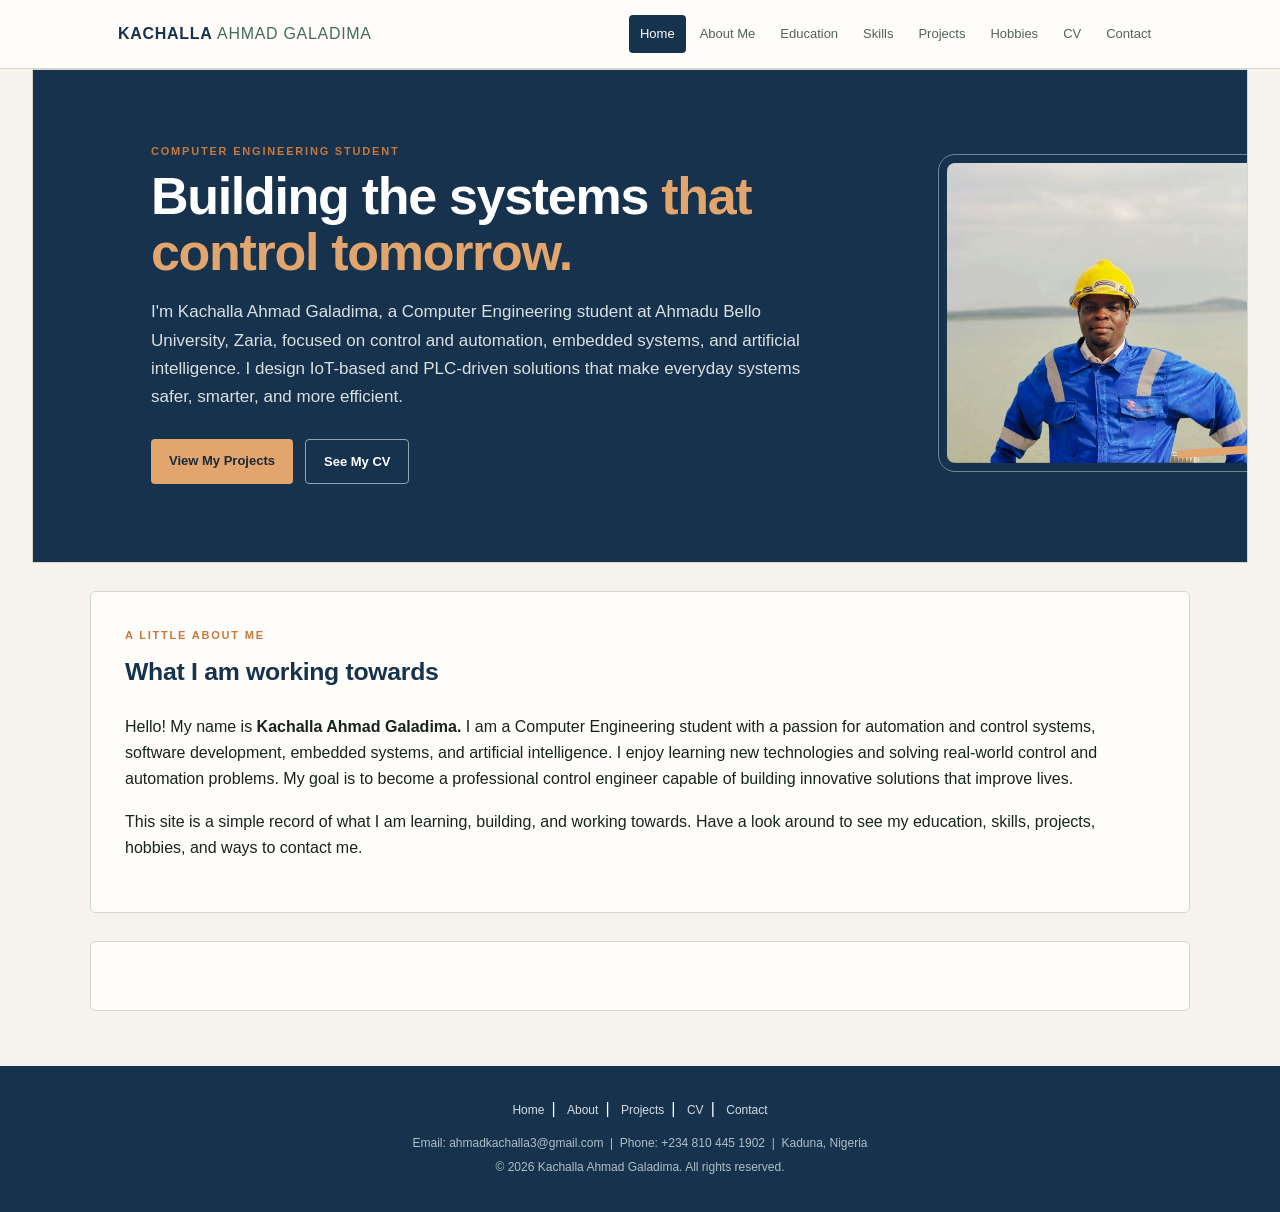
<file: index.html>
<!DOCTYPE html>
<html lang="en">
<head>
<meta charset="UTF-8">
<meta name="viewport" content="width=device-width, initial-scale=1.0">
<title>Kachalla Ahmad Galadima | Home</title>
<link rel="stylesheet" href="style.css">
</head>
<body>

<div class="topbar">
<div class="wrap">
    <a class="brand" href="index.html">KACHALLA <span>AHMAD GALADIMA</span></a>
    <button class="nav-toggle" onclick="document.getElementById('navlist').classList.toggle('open')">☰</button>
    <nav>
        <ul id="navlist">
            <li><a href="index.html" class="active">Home</a></li>
            <li><a href="about.html">About Me</a></li>
            <li><a href="education.html">Education</a></li>
            <li><a href="skills.html">Skills</a></li>
            <li><a href="projects.html">Projects</a></li>
            <li><a href="hobbies.html">Hobbies</a></li>
            <li><a href="cv.html">CV</a></li>
            <li><a href="contact.html">Contact</a></li>
        </ul>
    </nav>
</div>
</div>

<section class="hero">
<div class="wrap">
    <div class="hero-text">
        <p class="eyebrow">Computer Engineering Student</p>
        <h1>Building the systems <span>that control tomorrow.</span></h1>
        <p class="lead">
            I'm Kachalla Ahmad Galadima, a Computer Engineering student at Ahmadu Bello
            University, Zaria, focused on control and automation, embedded systems, and
            artificial intelligence. I design IoT-based and PLC-driven solutions that make
            everyday systems safer, smarter, and more efficient.
        </p>
        <div class="cta-row">
            <a href="projects.html" class="btn btn-primary">View My Projects</a>
            <a href="cv.html" class="btn btn-outline">See My CV</a>
        </div>
    </div>
    <div class="hero-photo">
        <img src="images/profile.jpg" alt="Kachalla Ahmad Galadima">
    </div>
</div>
</section>


<section>
<p class="section-eyebrow">A little about me</p>
<h2>What I am working towards</h2>
<p>
    Hello! My name is <strong>Kachalla Ahmad Galadima.</strong> I am a Computer Engineering
    student with a passion for automation and control systems, software development,
    embedded systems, and artificial intelligence. I enjoy learning new technologies and
    solving real-world control and automation problems. My goal is to become a professional
    control engineer capable of building innovative solutions that improve lives.
</p>
<p>
    This site is a simple record of what I am learning, building, and working towards. Have a look
    around to see my education, skills, projects, hobbies, and ways to contact me.
</p>
</section>

<section></section>

<footer>
<div class="footer-links">
    <a href="index.html">Home</a>|
    <a href="about.html">About</a>|
    <a href="projects.html">Projects</a>|
    <a href="cv.html">CV</a>|
    <a href="contact.html">Contact</a>
</div>
<p>Email: ahmadkachalla3@gmail.com &nbsp;|&nbsp; Phone: +234 810 445 1902 &nbsp;|&nbsp; Kaduna, Nigeria</p>
<p>© 2026 Kachalla Ahmad Galadima. All rights reserved.</p>
</footer>

</body>
</html>
</file>
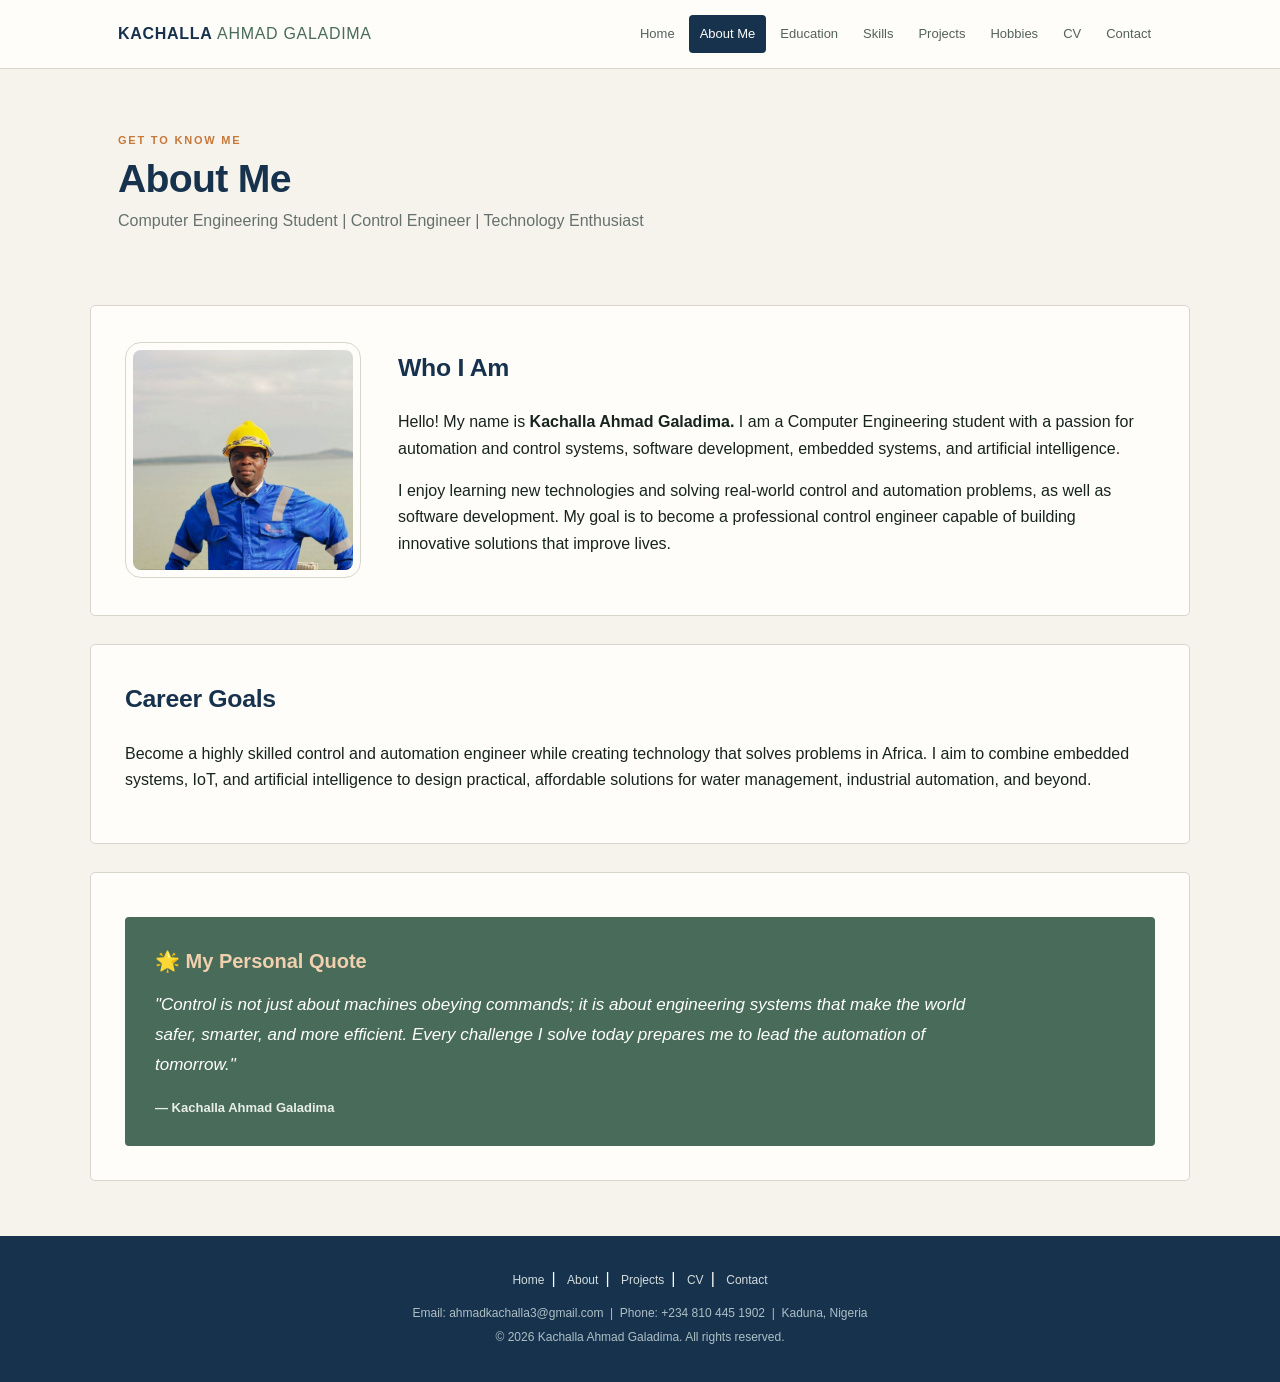
<file: about.html>
<!DOCTYPE html>
<html lang="en">
<head>
<meta charset="UTF-8">
<meta name="viewport" content="width=device-width, initial-scale=1.0">
<title>About Me | Kachalla Ahmad Galadima</title>
<link rel="stylesheet" href="style.css">
</head>
<body>

<div class="topbar">
<div class="wrap">
    <a class="brand" href="index.html">KACHALLA <span>AHMAD GALADIMA</span></a>
    <button class="nav-toggle" onclick="document.getElementById('navlist').classList.toggle('open')">☰</button>
    <nav>
        <ul id="navlist">
            <li><a href="index.html">Home</a></li>
            <li><a href="about.html" class="active">About Me</a></li>
            <li><a href="education.html">Education</a></li>
            <li><a href="skills.html">Skills</a></li>
            <li><a href="projects.html">Projects</a></li>
            <li><a href="hobbies.html">Hobbies</a></li>
            <li><a href="cv.html">CV</a></li>
            <li><a href="contact.html">Contact</a></li>
        </ul>
    </nav>
</div>
</div>

<header class="page-header">
<p class="eyebrow">Get to know me</p>
<h1>About Me</h1>
<p class="sub">Computer Engineering Student | Control Engineer | Technology Enthusiast</p>
</header>

<section class="profile">
<img src="images/profile.jpg" alt="My Picture">
<div>
    <h2>Who I Am</h2>
    <p>
        Hello! My name is <strong>Kachalla Ahmad Galadima.</strong>
        I am a Computer Engineering student with a passion for
        automation and control systems, software development, embedded systems,
        and artificial intelligence.
    </p>
    <p>
        I enjoy learning new technologies and solving real-world
        control and automation problems, as well as software development.
        My goal is to become a professional control engineer
        capable of building innovative solutions that improve lives.
    </p>
</div>
</section>

<section>
<h2>Career Goals</h2>
<p>
    Become a highly skilled control and automation engineer while creating
    technology that solves problems in Africa. I aim to combine embedded
    systems, IoT, and artificial intelligence to design practical, affordable
    solutions for water management, industrial automation, and beyond.
</p>
</section>

<section>
<div class="personal-quote">
    <h3>🌟 My Personal Quote</h3>
    <p>
        "Control is not just about machines obeying commands; it is about
        engineering systems that make the world safer, smarter, and more
        efficient. Every challenge I solve today prepares me to lead the
        automation of tomorrow."
    </p>
    <span>— Kachalla Ahmad Galadima</span>
</div>
</section>

<footer>
<div class="footer-links">
    <a href="index.html">Home</a>|
    <a href="about.html">About</a>|
    <a href="projects.html">Projects</a>|
    <a href="cv.html">CV</a>|
    <a href="contact.html">Contact</a>
</div>
<p>Email: ahmadkachalla3@gmail.com &nbsp;|&nbsp; Phone: +234 810 445 1902 &nbsp;|&nbsp; Kaduna, Nigeria</p>
<p>© 2026 Kachalla Ahmad Galadima. All rights reserved.</p>
</footer>

</body>
</html>
</file>
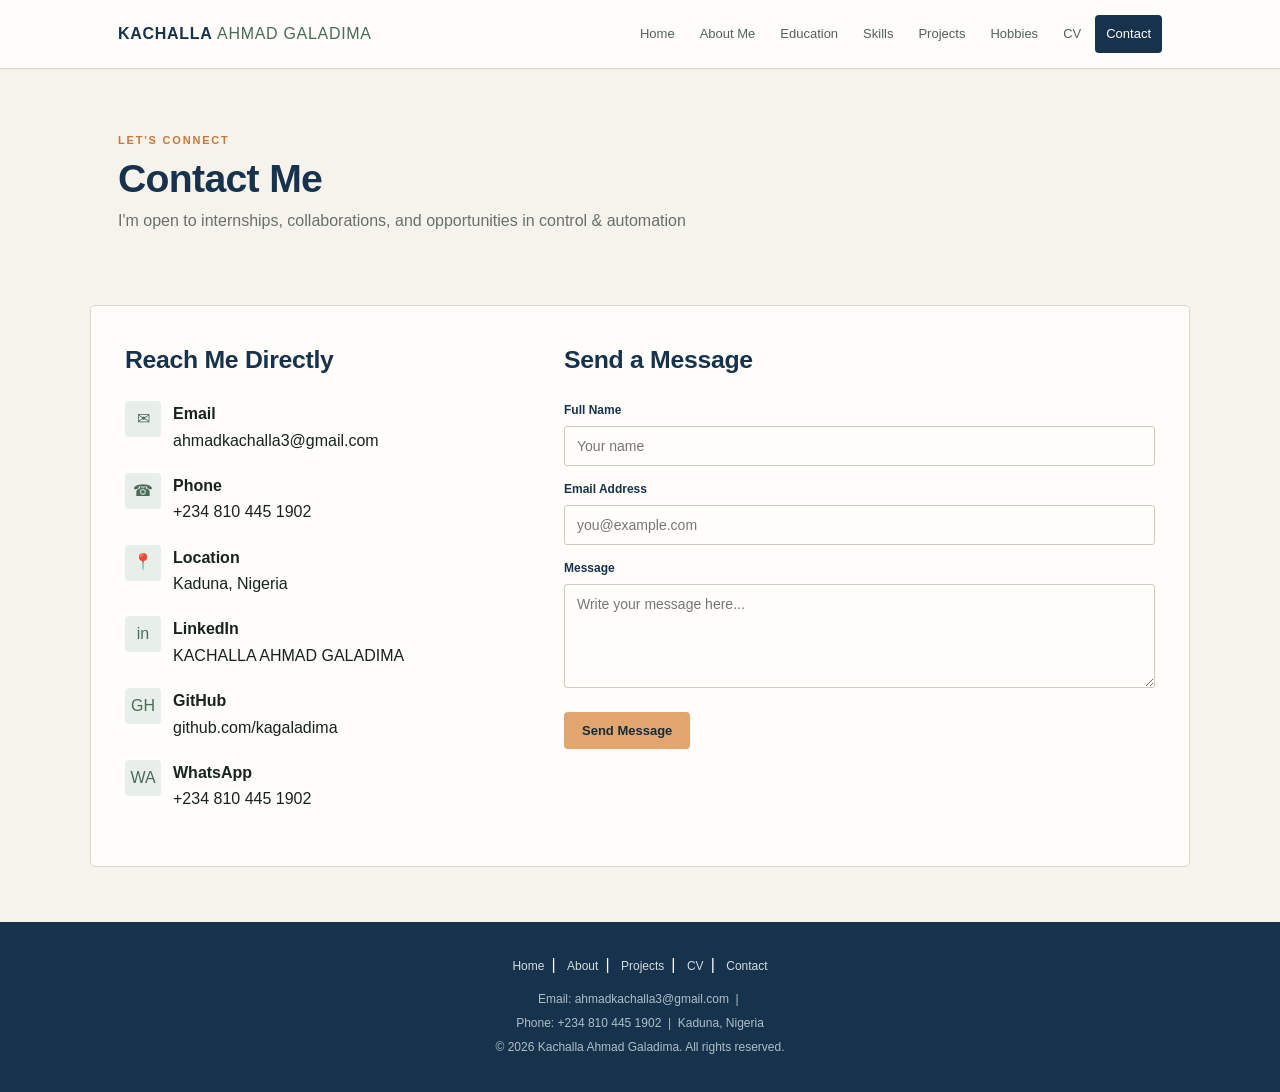
<file: contact.html>
<!DOCTYPE html>
<html lang="en">
<head>
<meta charset="UTF-8">
<meta name="viewport" content="width=device-width, initial-scale=1.0">
<title>Contact Me | Kachalla Ahmad Galadima</title>
<link rel="stylesheet" href="style.css">
</head>
<body>

<div class="topbar">
    <div class="wrap">
        <a class="brand" href="index.html">KACHALLA <span>AHMAD GALADIMA</span></a>
        <button class="nav-toggle" onclick="document.getElementById('navlist').classList.toggle('open')">☰</button>
        <nav>
            <ul id="navlist">
                <li><a href="index.html">Home</a></li>
                <li><a href="about.html">About Me</a></li>
                <li><a href="education.html">Education</a></li>
                <li><a href="skills.html">Skills</a></li>
                <li><a href="projects.html">Projects</a></li>
                <li><a href="hobbies.html">Hobbies</a></li>
                <li><a href="cv.html">CV</a></li>
                <li><a href="contact.html" class="active">Contact</a></li>
            </ul>
        </nav>
    </div>
</div>

<header class="page-header">
    <p class="eyebrow">Let's connect</p>
    <h1>Contact Me</h1>
    <p class="sub">I'm open to internships, collaborations, and opportunities in control & automation</p>
</header>

<section>
    <div class="contact-grid">
        <div class="contact-info">
            <h2>Reach Me Directly</h2>
            <div class="item">
                <div class="icon">✉</div>
                <div>
                    <strong>Email</strong><br>
                    <a href="mailto:ahmadkachalla3@gmail.com">ahmadkachalla3@gmail.com</a>
                </div>
            </div>
            <div class="item">
                <div class="icon">☎</div>
                <div>
                    <strong>Phone</strong><br>
                    <a href="tel:+2348104451902">+234 810 445 1902</a>
                </div>
            </div>
            <div class="item">
                <div class="icon">📍</div>
                <div>
                    <strong>Location</strong><br>
                    Kaduna, Nigeria
                </div>
            </div>
            <div class="item">
                <div class="icon">in</div>
                <div>
                    <strong>LinkedIn</strong><br>
                    <a href="https://www.linkedin.com/in/kachalla-ahmad-galadima-59a717372" target="_blank" rel="noopener noreferrer">KACHALLA AHMAD GALADIMA</a>
                </div>
            </div>
            <div class="item">
                <div class="icon">GH</div>
                <div>
                    <strong>GitHub</strong><br>
                    <a href="https://github.com/kagaladima" target="_blank" rel="noopener noreferrer">github.com/kagaladima</a>
                </div>
            </div>
            <div class="item">
                <div class="icon">WA</div>
                <div>
                    <strong>WhatsApp</strong><br>
                    <a href="https://wa.me/qr/SBUZNALLGOUPA1" target="_blank" rel="noopener noreferrer">+234 810 445 1902</a>
                </div>
            </div>
        </div>

        <div class="contact-form">
            <h2>Send a Message</h2>
            <form id="contactForm" action="https://formsubmit.co/ajax/ahmadkachalla3@gmail.com" method="POST">
                <input type="hidden" name="_subject" value="New message from your portfolio website">
                <input type="hidden" name="_captcha" value="true">
                <label for="name">Full Name</label>
                <input type="text" id="name" name="name" placeholder="Your name" required>

                <label for="email">Email Address</label>
                <input type="email" id="email" name="email" placeholder="you@example.com" required>

                <label for="message">Message</label>
                <textarea id="message" name="message" rows="5" placeholder="Write your message here..." required></textarea>

                <button type="submit" class="btn btn-primary" style="border:none;cursor:pointer;">Send Message</button>
                <p id="formStatus" class="form-status" aria-live="polite"></p>
            </form>
        </div>
    </div>
</section>

<footer>
    <div class="footer-links">
        <a href="index.html">Home</a>|
        <a href="about.html">About</a>|
        <a href="projects.html">Projects</a>|
        <a href="cv.html">CV</a>|
        <a href="contact.html">Contact</a>
    </div>
    <p> <a href= "mailto:ahmadkachalla3@gmail.com">Email: ahmadkachalla3@gmail.com</a>  &nbsp;|&nbsp; <p><a href="tel:+2348104451902">Phone: +234 810 445 1902</a> &nbsp;|&nbsp; Kaduna, Nigeria</p>
    <p>© 2026 Kachalla Ahmad Galadima. All rights reserved.</p>
</footer>

<script>
document.getElementById('contactForm').addEventListener('submit', async function (e) {
    e.preventDefault();

    var form = this;
    var statusEl = document.getElementById('formStatus');
    var name = document.getElementById('name').value.trim();
    var email = document.getElementById('email').value.trim();
    var message = document.getElementById('message').value.trim();
    var button = form.querySelector('button[type="submit"]');

    if (!name || !email || !message) {
        statusEl.textContent = 'Please fill in your name, email, and message before sending.';
        statusEl.className = 'form-status error';
        return;
    }

    button.disabled = true;
    button.textContent = 'Sending...';
    statusEl.textContent = 'Sending your message...';
    statusEl.className = 'form-status';

    try {
        var response = await fetch(form.action, {
            method: 'POST',
            headers: {
                'Content-Type': 'application/json',
                'Accept': 'application/json'
            },
            body: JSON.stringify({
                name: name,
                email: email,
                message: message,
                _subject: 'New message from your portfolio website',
                _captcha: 'true'
            })
        });

        var data = await response.json();

        if (response.ok && data.success !== false) {
            statusEl.textContent = 'Message sent successfully. Thank you for contacting me!';
            statusEl.className = 'form-status success';
            form.reset();
        } else {
            throw new Error(data.message || 'Unable to send the message.');
        }
    } catch (error) {
        statusEl.textContent = 'Sorry, your message could not be sent. Please try again.';
        statusEl.className = 'form-status error';
        console.error('Contact form error:', error);
    } finally {
        button.disabled = false;
        button.textContent = 'Send Message';
    }
});
</script>

</body>
</html>
</file>
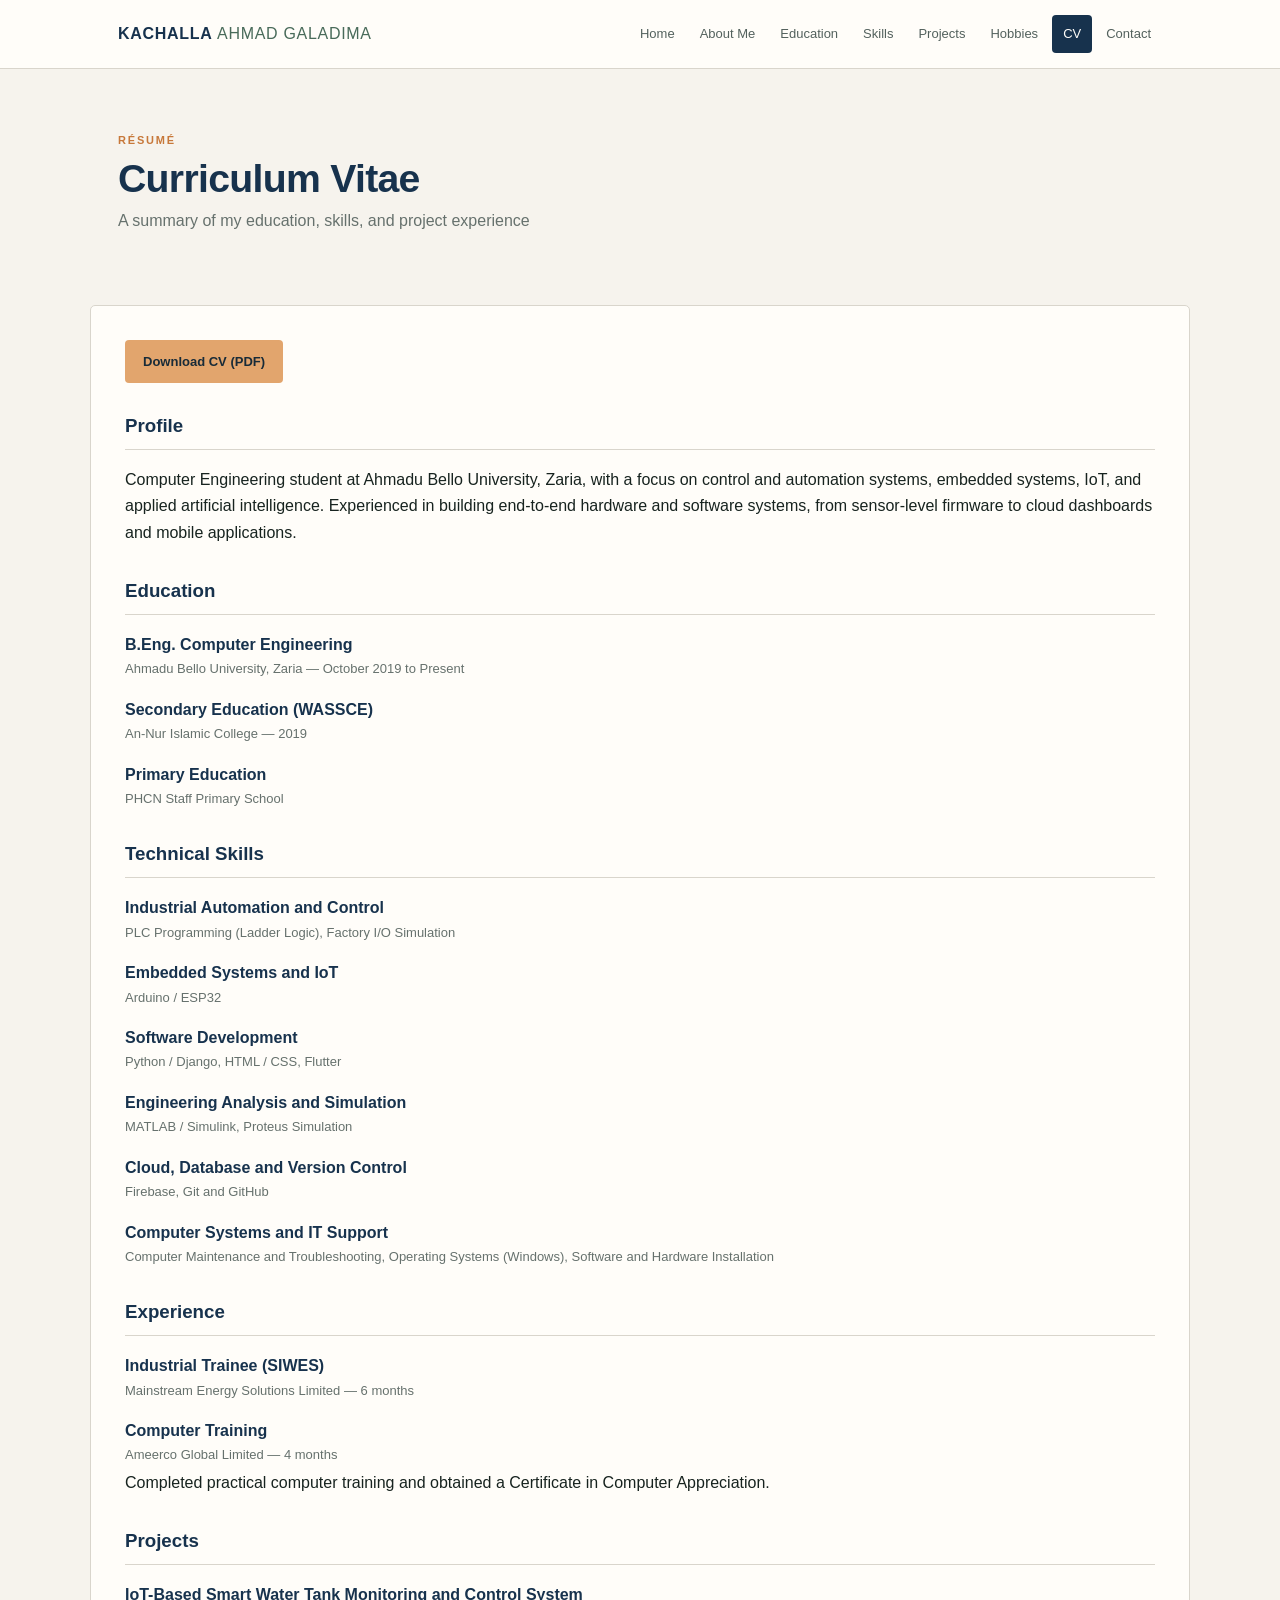
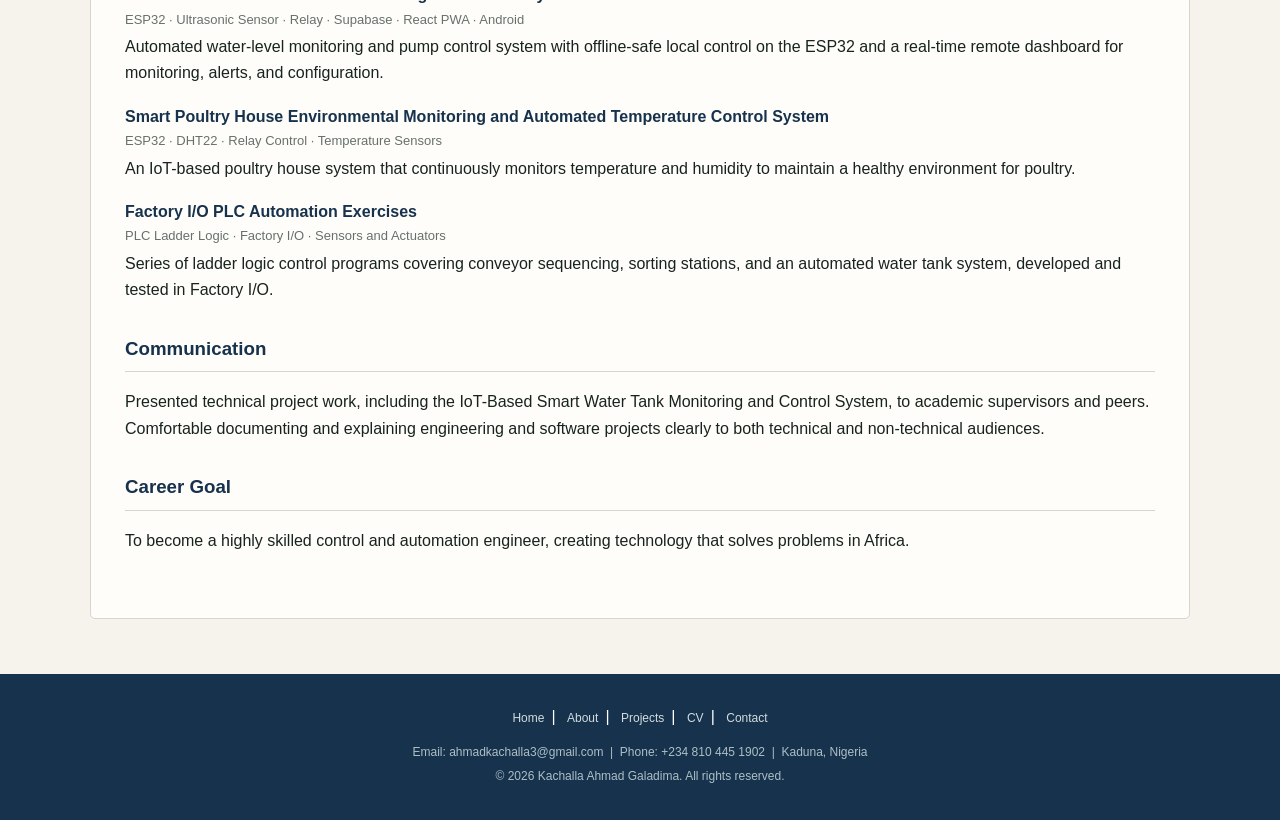
<file: cv.html>
<!DOCTYPE html>
<html lang="en">
<head>
<meta charset="UTF-8">
<meta name="viewport" content="width=device-width, initial-scale=1.0">
<title>Curriculum Vitae | Kachalla Ahmad Galadima</title>
<link rel="stylesheet" href="style.css">
</head>
<body>

<div class="topbar">
    <div class="wrap">
        <a class="brand" href="index.html">KACHALLA <span>AHMAD GALADIMA</span></a>
        <button class="nav-toggle" onclick="document.getElementById('navlist').classList.toggle('open')">☰</button>
        <nav>
            <ul id="navlist">
                <li><a href="index.html">Home</a></li>
                <li><a href="about.html">About Me</a></li>
                <li><a href="education.html">Education</a></li>
                <li><a href="skills.html">Skills</a></li>
                <li><a href="projects.html">Projects</a></li>
                <li><a href="hobbies.html">Hobbies</a></li>
                <li><a href="cv.html" class="active">CV</a></li>
                <li><a href="contact.html">Contact</a></li>
            </ul>
        </nav>
    </div>
</div>

<header class="page-header">
    <p class="eyebrow">Résumé</p>
    <h1>Curriculum Vitae</h1>
    <p class="sub">A summary of my education, skills, and project experience</p>
</header>

<section>
    <div class="cv-download">
        <a href="files/Kachalla_Ahmad_Galadima_CV_01.pdf" class="btn btn-primary" download>Download CV (PDF)</a>
    </div>

    <div class="cv-block">
        <h3>Profile</h3>
        <p>
            Computer Engineering student at Ahmadu Bello University, Zaria, with a focus
            on control and automation systems, embedded systems, IoT, and applied
            artificial intelligence. Experienced in building end-to-end hardware and
            software systems, from sensor-level firmware to cloud dashboards and mobile
            applications.
        </p>
    </div>

    <div class="cv-block">
        <h3>Education</h3>
        <div class="cv-entry">
            <div class="role">B.Eng. Computer Engineering</div>
            <div class="meta">Ahmadu Bello University, Zaria — October 2019 to Present</div>
        </div>
        <div class="cv-entry">
            <div class="role">Secondary Education (WASSCE)</div>
            <div class="meta">An-Nur Islamic College — 2019</div>
        </div>
        <div class="cv-entry">
            <div class="role">Primary Education</div>
            <div class="meta">PHCN Staff Primary School</div>
        </div>
    </div>

    <div class="cv-block">
        <h3>Technical Skills</h3>
        <div class="cv-entry">
            <div class="role">Industrial Automation and Control</div>
            <div class="meta">PLC Programming (Ladder Logic), Factory I/O Simulation</div>
        </div>
        <div class="cv-entry">
            <div class="role">Embedded Systems and IoT</div>
            <div class="meta">Arduino / ESP32</div>
        </div>
        <div class="cv-entry">
            <div class="role">Software Development</div>
            <div class="meta">Python / Django, HTML / CSS, Flutter</div>
        </div>
        <div class="cv-entry">
            <div class="role">Engineering Analysis and Simulation</div>
            <div class="meta">MATLAB / Simulink, Proteus Simulation</div>
        </div>
        <div class="cv-entry">
            <div class="role">Cloud, Database and Version Control</div>
            <div class="meta">Firebase, Git and GitHub</div>
        </div>
        <div class="cv-entry">
            <div class="role">Computer Systems and IT Support</div>
            <div class="meta">Computer Maintenance and Troubleshooting, Operating Systems (Windows), Software and Hardware Installation</div>
        </div>
    </div>

    <div class="cv-block">
        <h3>Experience</h3>
        <div class="cv-entry">
            <div class="role">Industrial Trainee (SIWES)</div>
            <div class="meta">Mainstream Energy Solutions Limited — 6 months</div>
        </div>
        <div class="cv-entry">
            <div class="role">Computer Training</div>
            <div class="meta">Ameerco Global Limited — 4 months</div>
            <p>Completed practical computer training and obtained a Certificate in Computer Appreciation.</p>
        </div>
    </div>

    <div class="cv-block">
        <h3>Projects</h3>
        <div class="cv-entry">
            <div class="role">IoT-Based Smart Water Tank Monitoring and Control System</div>
            <div class="meta">ESP32 · Ultrasonic Sensor · Relay · Supabase · React PWA · Android</div>
            <p>Automated water-level monitoring and pump control system with offline-safe
               local control on the ESP32 and a real-time remote dashboard for monitoring,
               alerts, and configuration.</p>
        </div>
        <div class="cv-entry">
            <div class="role">Smart Poultry House Environmental Monitoring and Automated Temperature Control System</div>
            <div class="meta">ESP32 · DHT22 · Relay Control · Temperature Sensors</div>
            <p>An IoT-based poultry house system that continuously monitors temperature and
               humidity to maintain a healthy environment for poultry.</p>
        </div>
        <div class="cv-entry">
            <div class="role">Factory I/O PLC Automation Exercises</div>
            <div class="meta">PLC Ladder Logic · Factory I/O · Sensors and Actuators</div>
            <p>Series of ladder logic control programs covering conveyor sequencing, sorting
               stations, and an automated water tank system, developed and tested in Factory I/O.</p>
        </div>
    </div>

    <div class="cv-block">
        <h3>Communication</h3>
        <p>
            Presented technical project work, including the IoT-Based Smart Water Tank
            Monitoring and Control System, to academic supervisors and peers. Comfortable
            documenting and explaining engineering and software projects clearly to both
            technical and non-technical audiences.
        </p>
    </div>

    <div class="cv-block">
        <h3>Career Goal</h3>
        <p>
            To become a highly skilled control and automation engineer, creating
            technology that solves problems in Africa.
        </p>
    </div>
</section>

<footer>
    <div class="footer-links">
        <a href="index.html">Home</a>|
        <a href="about.html">About</a>|
        <a href="projects.html">Projects</a>|
        <a href="cv.html">CV</a>|
        <a href="contact.html">Contact</a>
    </div>
    <p>Email: ahmadkachalla3@gmail.com &nbsp;|&nbsp; Phone: +234 810 445 1902 &nbsp;|&nbsp; Kaduna, Nigeria</p>
    <p>© 2026 Kachalla Ahmad Galadima. All rights reserved.</p>
</footer>

</body>
</html>
</file>
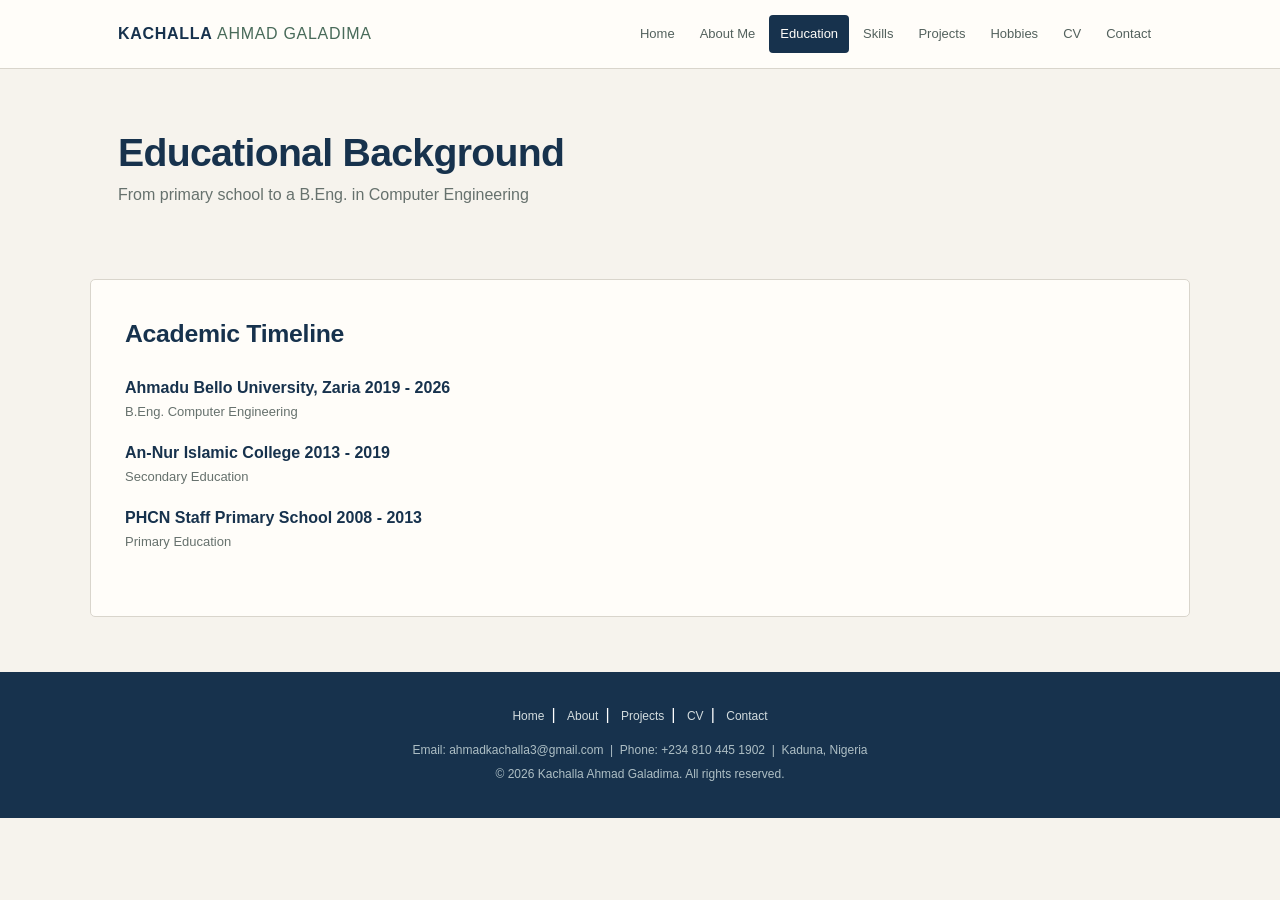
<file: education.html>
<!DOCTYPE html>
<html lang="en">
<head>
<meta charset="UTF-8">
<meta name="viewport" content="width=device-width, initial-scale=1.0">
<title>Educational Background | Kachalla Ahmad Galadima</title>
<link rel="stylesheet" href="style.css">
</head>
<body>

<div class="topbar">
<div class="wrap">
    <a class="brand" href="index.html">KACHALLA <span>AHMAD GALADIMA</span></a>
    <button class="nav-toggle" onclick="document.getElementById('navlist').classList.toggle('open')">☰</button>
    <nav>
        <ul id="navlist">
            <li><a href="index.html">Home</a></li>
            <li><a href="about.html">About Me</a></li>
            <li><a href="education.html" class="active">Education</a></li>
            <li><a href="skills.html">Skills</a></li>
            <li><a href="projects.html">Projects</a></li>
            <li><a href="hobbies.html">Hobbies</a></li>
            <li><a href="cv.html">CV</a></li>
            <li><a href="contact.html">Contact</a></li>
        </ul>
    </nav>
</div>
</div>

<header class="page-header">
<h1>Educational Background</h1>
<p class="sub">From primary school to a B.Eng. in Computer Engineering</p>
</header>

<section>
<h2>Academic Timeline</h2>

<div class="cv-block">
    <div class="cv-entry">
        <div class="role">Ahmadu Bello University, Zaria 2019 - 2026</div>
        <div class="meta">B.Eng. Computer Engineering</div>
    </div>

    <div class="cv-entry">
        <div class="role">An-Nur Islamic College 2013 - 2019</div>
        <div class="meta">Secondary Education</div>
    </div>

    <div class="cv-entry">
        <div class="role">PHCN Staff Primary School 2008 - 2013</div>
        <div class="meta">Primary Education</div>
    </div>
</div>
</section>

<footer>
<div class="footer-links">
    <a href="index.html">Home</a>|
    <a href="about.html">About</a>|
    <a href="projects.html">Projects</a>|
    <a href="cv.html">CV</a>|
    <a href="contact.html">Contact</a>
</div>
<p>Email: ahmadkachalla3@gmail.com &nbsp;|&nbsp; Phone: +234 810 445 1902 &nbsp;|&nbsp; Kaduna, Nigeria</p>
<p>© 2026 Kachalla Ahmad Galadima. All rights reserved.</p>
</footer>

</body>
</html>
</file>
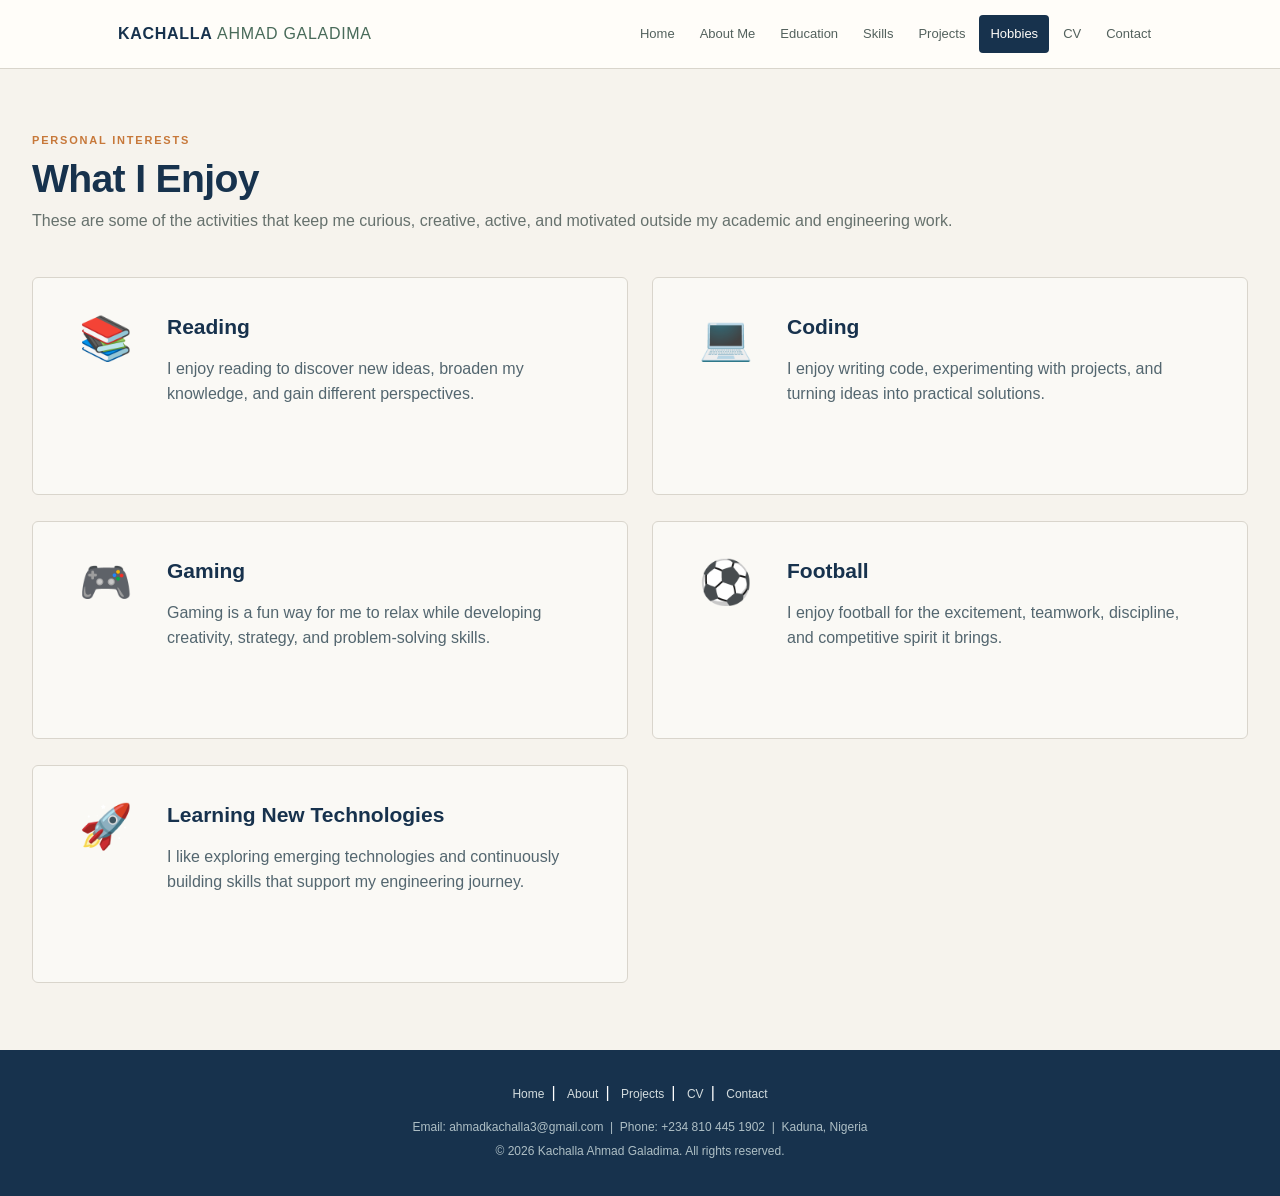
<file: hobbies.html>
<!DOCTYPE html>
<html lang="en">
<head>
<meta charset="UTF-8">
<meta name="viewport" content="width=device-width, initial-scale=1.0">
<title>Hobbies & Interests | Kachalla Ahmad Galadima</title>
<link rel="stylesheet" href="style.css">
</head>
<body>

<div class="topbar">
<div class="wrap">
    <a class="brand" href="index.html">KACHALLA <span>AHMAD GALADIMA</span></a>
    <button class="nav-toggle" onclick="document.getElementById('navlist').classList.toggle('open')">☰</button>
    <nav>
        <ul id="navlist">
            <li><a href="index.html">Home</a></li>
            <li><a href="about.html">About Me</a></li>
            <li><a href="education.html">Education</a></li>
            <li><a href="skills.html">Skills</a></li>
            <li><a href="projects.html">Projects</a></li>
            <li><a href="hobbies.html" class="active">Hobbies</a></li>
            <li><a href="cv.html">CV</a></li>
            <li><a href="contact.html">Contact</a></li>
        </ul>
    </nav>
</div>
</div>

<header class="page-header">
<p class="eyebrow">Personal Interests</p>
<h1>What I Enjoy</h1>
<p class="sub">These are some of the activities that keep me curious, creative, active, and motivated outside my academic and engineering work.</p>
</header>

<section class="hobbies-section">
<div class="hobby-grid">
    <div class="hobby-card">
        <span class="icon">📚</span>
        <div class="hobby-content">
            <h4>Reading</h4>
            <p>I enjoy reading to discover new ideas, broaden my knowledge, and gain different perspectives.</p>
        </div>
    </div>
    <div class="hobby-card">
        <span class="icon">💻</span>
        <div class="hobby-content">
            <h4>Coding</h4>
            <p>I enjoy writing code, experimenting with projects, and turning ideas into practical solutions.</p>
        </div>
    </div>
    <div class="hobby-card">
        <span class="icon">🎮</span>
        <div class="hobby-content">
            <h4>Gaming</h4>
            <p>Gaming is a fun way for me to relax while developing creativity, strategy, and problem-solving skills.</p>
        </div>
    </div>
    <div class="hobby-card">
        <span class="icon">⚽</span>
        <div class="hobby-content">
            <h4>Football</h4>
            <p>I enjoy football for the excitement, teamwork, discipline, and competitive spirit it brings.</p>
        </div>
    </div>
    <div class="hobby-card">
        <span class="icon">🚀</span>
        <div class="hobby-content">
            <h4>Learning New Technologies</h4>
            <p>I like exploring emerging technologies and continuously building skills that support my engineering journey.</p>
        </div>
    </div>
</div>
</section>

<footer>
<div class="footer-links">
    <a href="index.html">Home</a>|
    <a href="about.html">About</a>|
    <a href="projects.html">Projects</a>|
    <a href="cv.html">CV</a>|
    <a href="contact.html">Contact</a>
</div>
<p>Email: ahmadkachalla3@gmail.com &nbsp;|&nbsp; Phone: +234 810 445 1902 &nbsp;|&nbsp; Kaduna, Nigeria</p>
<p>© 2026 Kachalla Ahmad Galadima. All rights reserved.</p>
</footer>

</body>
</html>
</file>
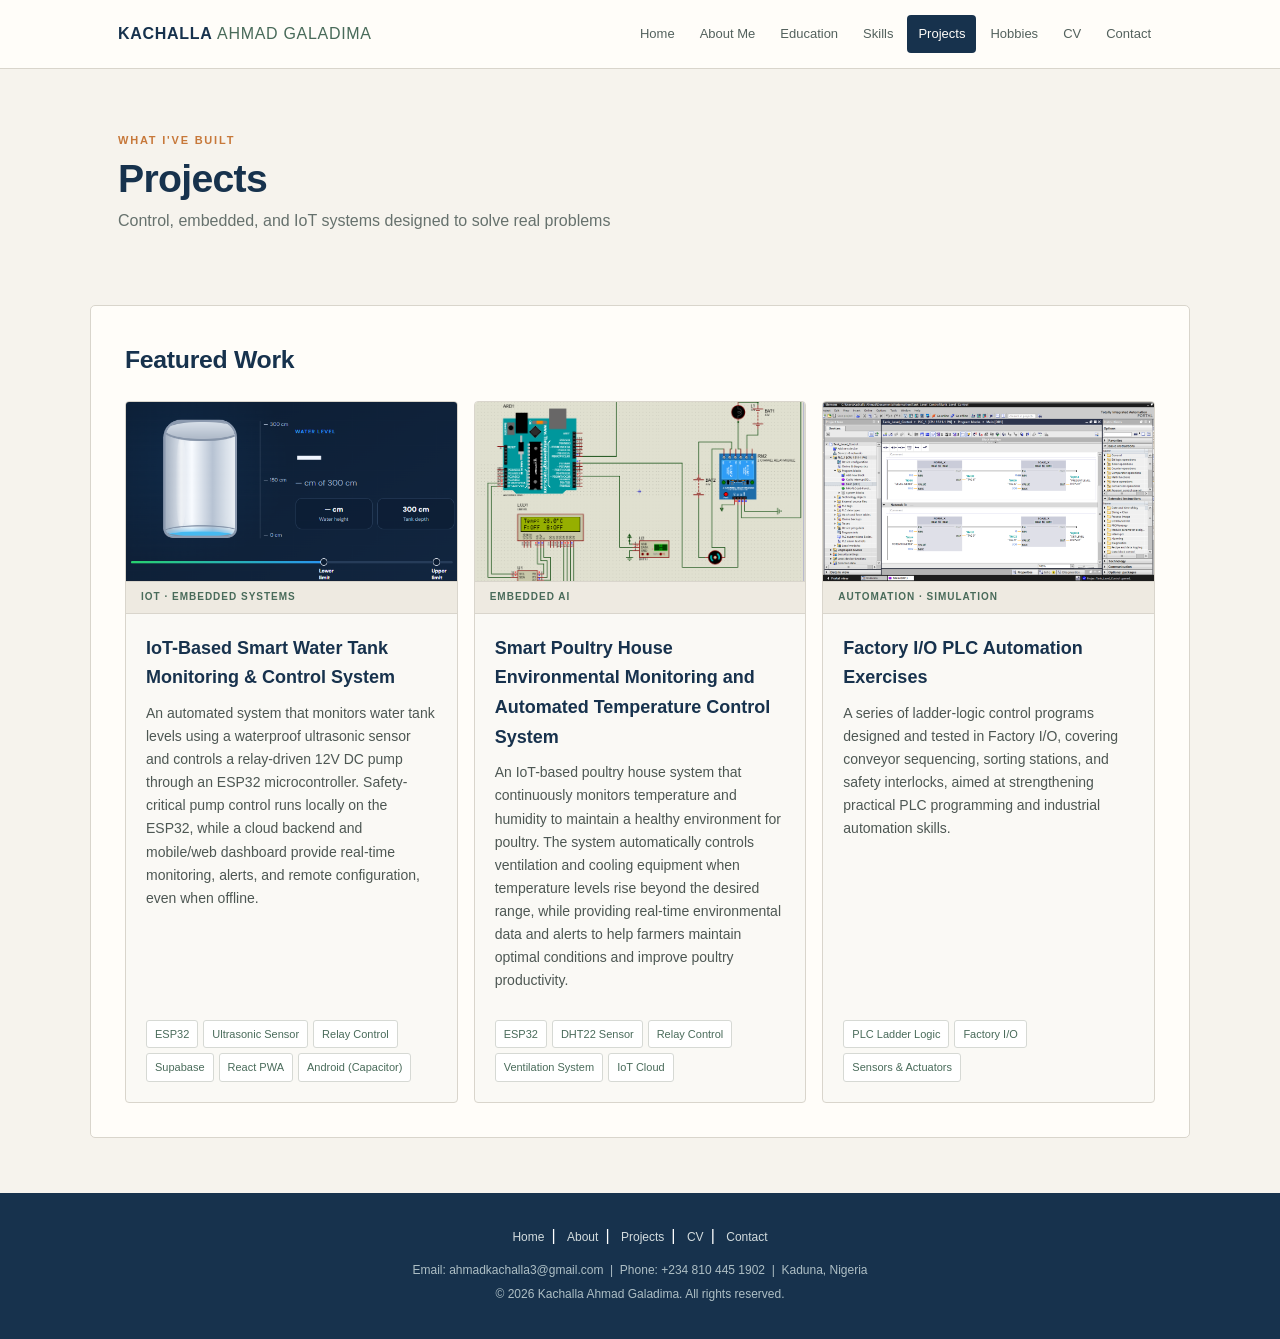
<file: projects.html>
<!DOCTYPE html>
<html lang="en">
<head>
<meta charset="UTF-8">
<meta name="viewport" content="width=device-width, initial-scale=1.0">
<title>Projects | Kachalla Ahmad Galadima</title>
<link rel="stylesheet" href="style.css">
</head>

<body>

<div class="topbar">
<div class="wrap">
    <a class="brand" href="index.html">
        KACHALLA <span>AHMAD GALADIMA</span>
    </a>

    <button class="nav-toggle"
            onclick="document.getElementById('navlist').classList.toggle('open')">
        ☰
    </button>

    <nav>
        <ul id="navlist">
            <li><a href="index.html">Home</a></li>
            <li><a href="about.html">About Me</a></li>
            <li><a href="education.html">Education</a></li>
            <li><a href="skills.html">Skills</a></li>
            <li><a href="projects.html" class="active">Projects</a></li>
            <li><a href="hobbies.html">Hobbies</a></li>
            <li><a href="cv.html">CV</a></li>
            <li><a href="contact.html">Contact</a></li>
        </ul>
    </nav>
</div>
</div>

<header class="page-header">
<p class="eyebrow">What I've built</p>
<h1>Projects</h1>
<p class="sub">
    Control, embedded, and IoT systems designed to solve real problems
</p>
</header>

<section>
<h2>Featured Work</h2>

<div class="project-grid">

    <!-- PROJECT 1 -->
    <div class="project-card">

        <div class="project-image">
            <img
                src="images/project_1.png"
                alt="IoT-Based Smart Water Tank Monitoring and Control System"
            >
        </div>

        <div class="tag">IoT · Embedded Systems</div>

        <div class="body">
            <h3>
                IoT-Based Smart Water Tank Monitoring & Control System
            </h3>

            <p>
                An automated system that monitors water tank levels using
                a waterproof ultrasonic sensor and controls a relay-driven
                12V DC pump through an ESP32 microcontroller. Safety-critical
                pump control runs locally on the ESP32, while a cloud backend
                and mobile/web dashboard provide real-time monitoring,
                alerts, and remote configuration, even when offline.
            </p>

            <ul class="tech">
                <li>ESP32</li>
                <li>Ultrasonic Sensor</li>
                <li>Relay Control</li>
                <li>Supabase</li>
                <li>React PWA</li>
                <li>Android (Capacitor)</li>
            </ul>
        </div>
    </div>


    <!-- PROJECT 2 -->
    <div class="project-card">

        <div class="project-image">
            <img
                src="images/project_3.png"
                alt="Smart Poultry House Environmental Monitoring System"
            >
        </div>

        <div class="tag">Embedded AI</div>

        <div class="body">
            <h3>
                Smart Poultry House Environmental Monitoring and
                Automated Temperature Control System
            </h3>

            <p>
                An IoT-based poultry house system that continuously monitors
                temperature and humidity to maintain a healthy environment
                for poultry. The system automatically controls ventilation
                and cooling equipment when temperature levels rise beyond
                the desired range, while providing real-time environmental
                data and alerts to help farmers maintain optimal conditions
                and improve poultry productivity.
            </p>

            <ul class="tech">
                <li>ESP32</li>
                <li>DHT22 Sensor</li>
                <li>Relay Control</li>
                <li>Ventilation System</li>
                <li>IoT Cloud</li>
            </ul>
        </div>
    </div>


    <!-- PROJECT 3 -->
    <div class="project-card">

        <div class="project-image">
            <img
                src="images/project_2.png"
                alt="Factory I/O PLC Automation Exercises"
            >
        </div>

        <div class="tag">Automation · Simulation</div>

        <div class="body">
            <h3>
                Factory I/O PLC Automation Exercises
            </h3>

            <p>
                A series of ladder-logic control programs designed and
                tested in Factory I/O, covering conveyor sequencing,
                sorting stations, and safety interlocks, aimed at
                strengthening practical PLC programming and industrial
                automation skills.
            </p>

            <ul class="tech">
                <li>PLC Ladder Logic</li>
                <li>Factory I/O</li>
                <li>Sensors & Actuators</li>
            </ul>
        </div>
    </div>

</div>
</section>


<footer>

<div class="footer-links">
    <a href="index.html">Home</a>|
    <a href="about.html">About</a>|
    <a href="projects.html">Projects</a>|
    <a href="cv.html">CV</a>|
    <a href="contact.html">Contact</a>
</div>

<p>
    Email: ahmadkachalla3@gmail.com
    &nbsp;|&nbsp;
    Phone: +234 810 445 1902
    &nbsp;|&nbsp;
    Kaduna, Nigeria
</p>

<p>
    © 2026 Kachalla Ahmad Galadima. All rights reserved.
</p>

</footer>

</body>
</html>
</file>
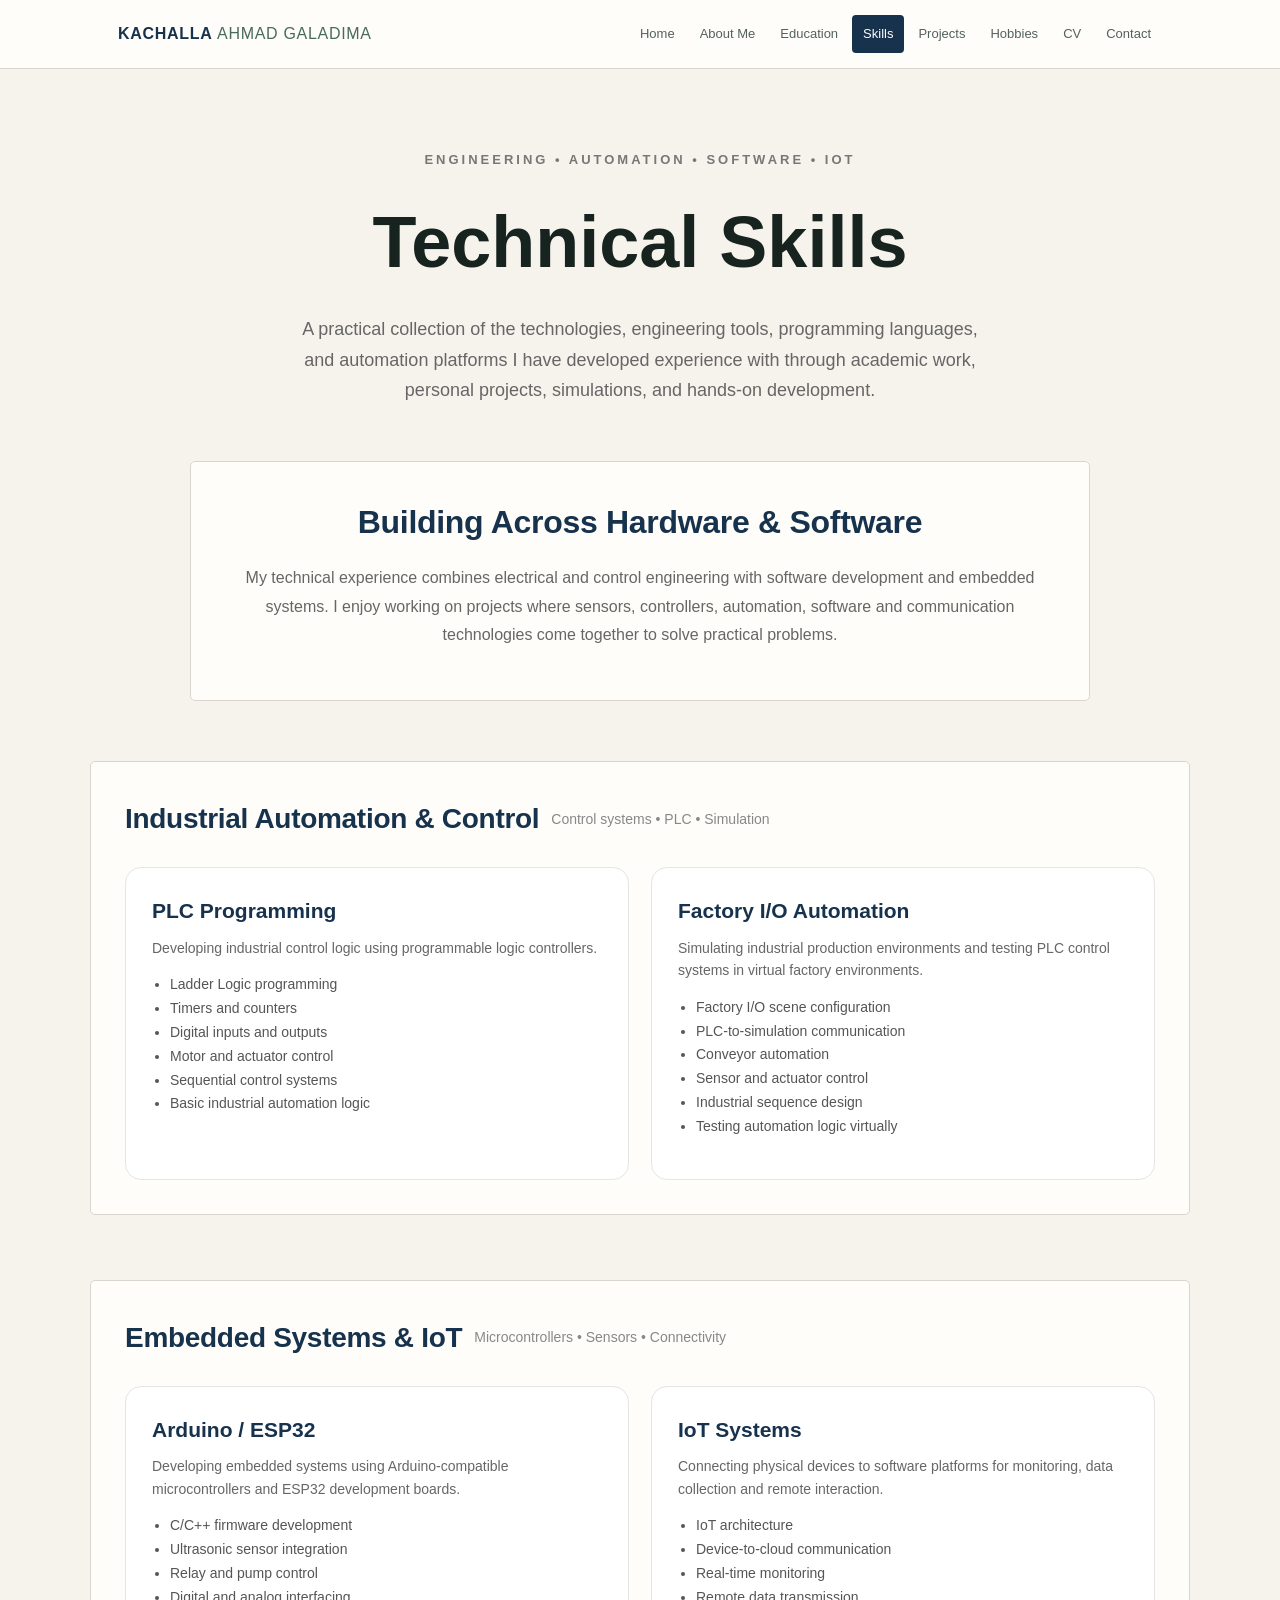
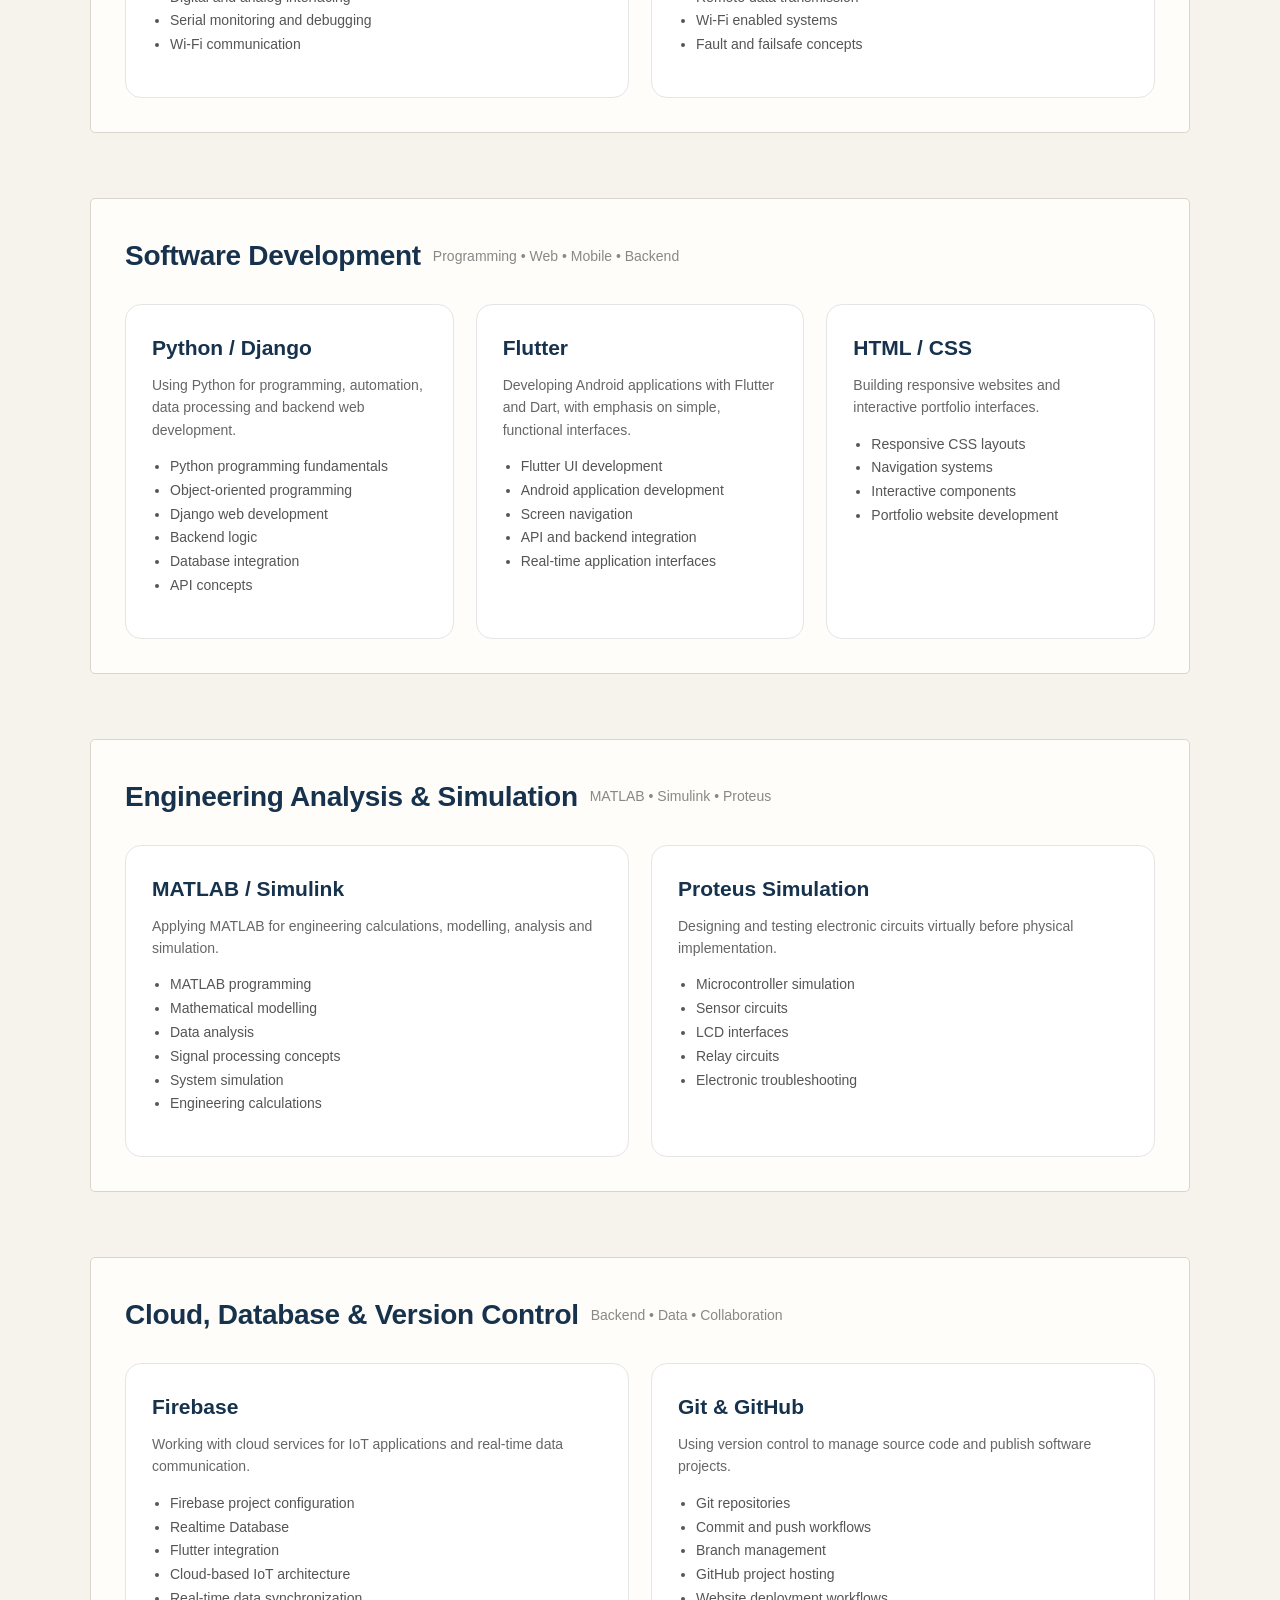
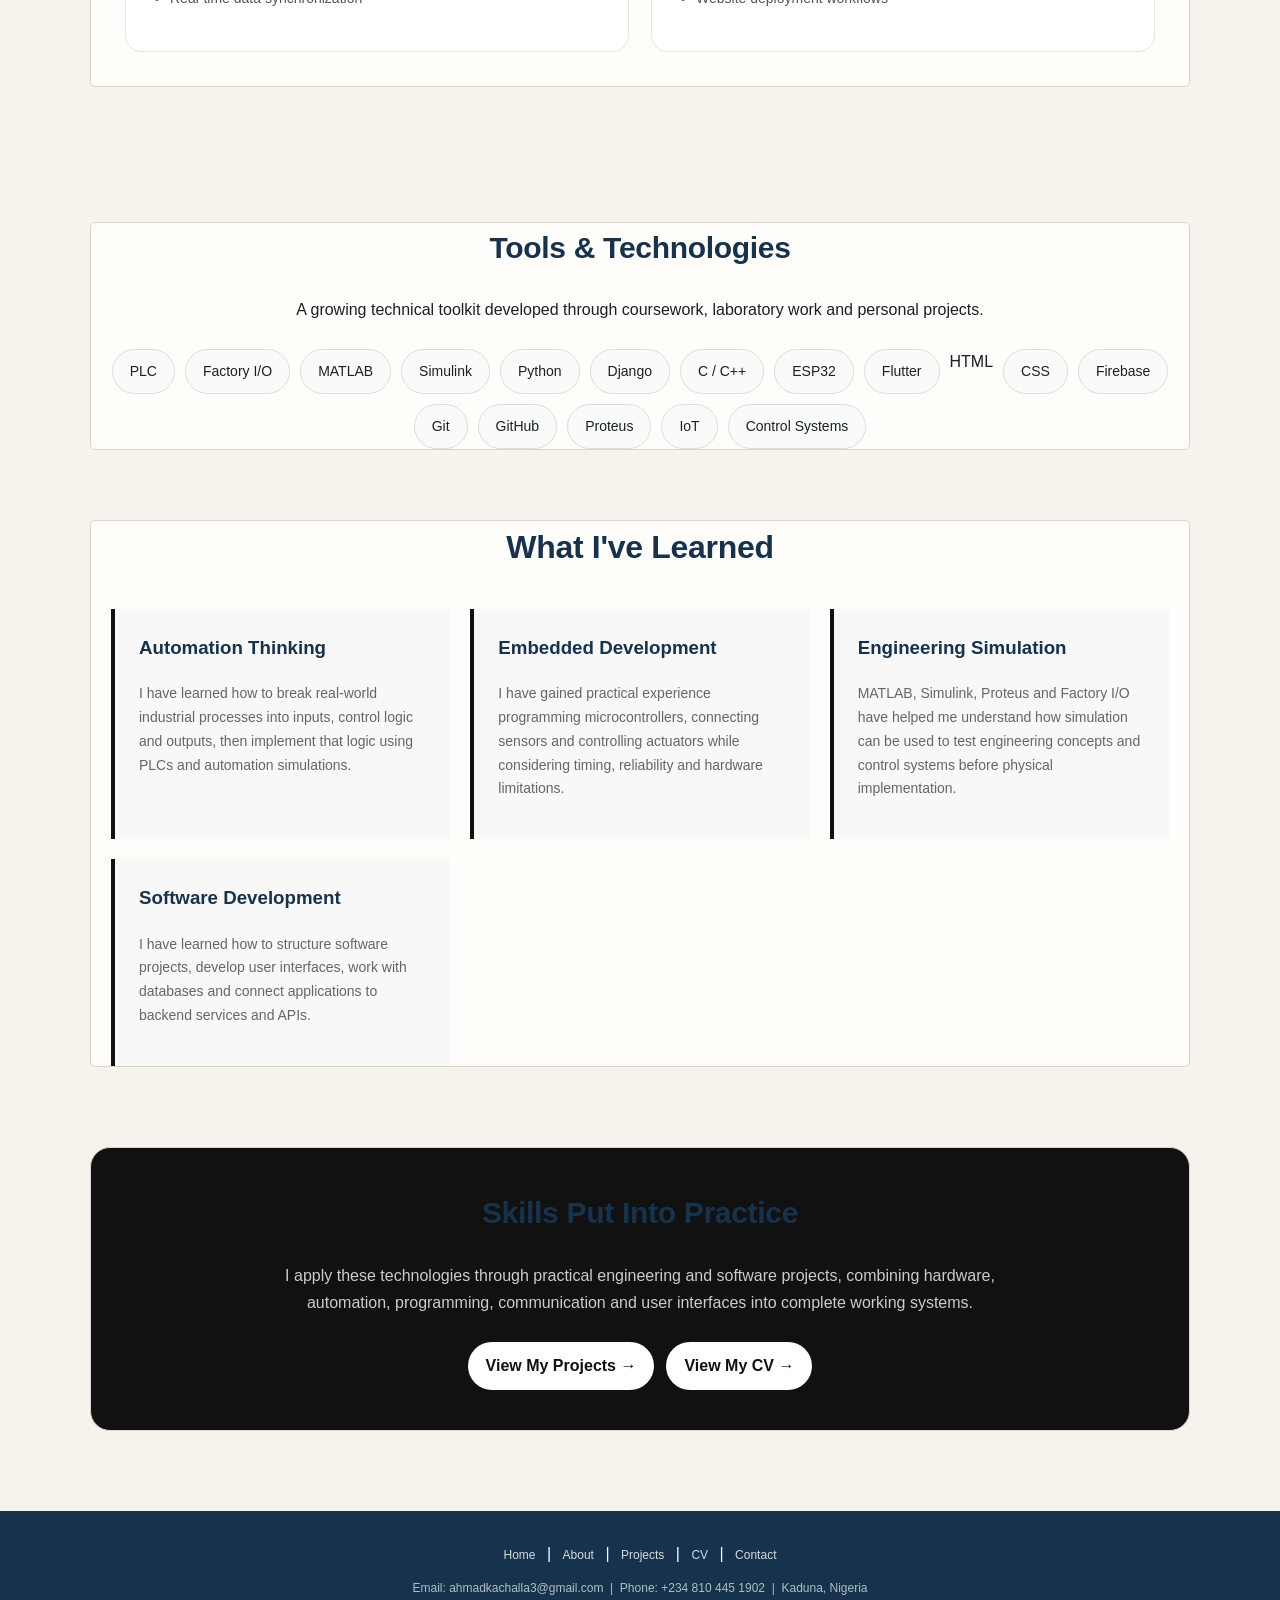
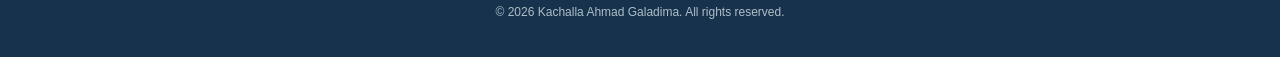
<file: skills.html>
<!DOCTYPE html>

<html lang="en">
<head>
<meta charset="UTF-8">
<meta name="viewport" content="width=device-width, initial-scale=1.0">
<title>Technical Skills | Kachalla Ahmad Galadima</title>
<link rel="stylesheet" href="style.css">

<style>
/* =========================
   SKILLS PAGE
========================= */

.skills-hero {
    text-align: center;
    padding: 80px 20px 55px;
}

.skills-hero .eyebrow {
    color: #777;
    text-transform: uppercase;
    letter-spacing: 3px;
    font-size: 13px;
    font-weight: 700;
}

.skills-hero h1 {
    font-size: clamp(42px, 7vw, 72px);
    margin: 12px 0;
}

.skills-hero .sub {
    max-width: 700px;
    margin: auto;
    color: #666;
    font-size: 18px;
    line-height: 1.7;
}


/* INTRO */

.skills-intro {
    max-width: 900px;
    margin: 0 auto 60px;
    text-align: center;
}

.skills-intro h2 {
    font-size: 32px;
    margin-bottom: 15px;
}

.skills-intro p {
    color: #666;
    line-height: 1.8;
}


/* SKILL CARDS */

.skills-container {
    max-width: 1200px;
    margin: auto;
    padding: 0 20px 70px;
}

.skills-category {
    margin-bottom: 65px;
}

.skills-category-title {
    display: flex;
    align-items: center;
    gap: 12px;
    margin-bottom: 25px;
}

.skills-category-title h2 {
    margin: 0;
    font-size: 28px;
}

.skills-category-title span {
    color: #888;
    font-size: 14px;
}


.skill-grid-new {
    display: grid;
    grid-template-columns: repeat(auto-fit, minmax(280px, 1fr));
    gap: 22px;
}

.skill-card {
    border: 1px solid #e5e5e5;
    border-radius: 16px;
    padding: 26px;
    background: #fff;
    transition: transform .25s ease, box-shadow .25s ease;
}

.skill-card:hover {
    transform: translateY(-6px);
    box-shadow: 0 15px 35px rgba(0,0,0,.08);
}

.skill-icon {
    width: 48px;
    height: 48px;
    border-radius: 12px;
    display: flex;
    align-items: center;
    justify-content: center;
    background: #f2f2f2;
    font-size: 22px;
    margin-bottom: 18px;
}

.skill-card h3 {
    margin: 0 0 8px;
    font-size: 21px;
}

.skill-card .skill-description {
    color: #666;
    line-height: 1.6;
    font-size: 14px;
}

.skill-card ul {
    padding-left: 18px;
    color: #555;
    line-height: 1.7;
    font-size: 14px;
}

.skill-level {
    margin-top: 20px;
}

.skill-level-header {
    display: flex;
    justify-content: space-between;
    font-size: 12px;
    color: #777;
    margin-bottom: 7px;
}

.skill-bar {
    height: 7px;
    background: #ededed;
    border-radius: 20px;
    overflow: hidden;
}

.skill-fill {
    height: 100%;
    border-radius: 20px;
    background: #111;
}


/* TECHNOLOGY TAGS */

.tech-stack {
    max-width: 1100px;
    margin: 0 auto 70px;
    padding: 0 20px;
    text-align: center;
}

.tech-stack h2 {
    font-size: 30px;
}

.tech-tags {
    display: flex;
    flex-wrap: wrap;
    justify-content: center;
    gap: 10px;
    margin-top: 25px;
}

.tech-tag {
    border: 1px solid #ddd;
    padding: 10px 17px;
    border-radius: 30px;
    background: #fafafa;
    font-size: 14px;
}


/* WHAT I'VE LEARNED */

.learning-section {
    max-width: 1100px;
    margin: 0 auto 80px;
    padding: 0 20px;
}

.learning-section h2 {
    text-align: center;
    font-size: 32px;
    margin-bottom: 35px;
}

.learning-grid {
    display: grid;
    grid-template-columns: repeat(auto-fit, minmax(300px, 1fr));
    gap: 20px;
}

.learning-item {
    padding: 24px;
    border-left: 4px solid #111;
    background: #f8f8f8;
}

.learning-item h3 {
    margin-top: 0;
}

.learning-item p {
    color: #666;
    line-height: 1.7;
    font-size: 14px;
}


/* PROJECT CONNECTION */

.skill-projects {
    max-width: 1100px;
    margin: 0 auto 80px;
    padding: 40px 25px;
    background: #111;
    color: #fff;
    border-radius: 20px;
    text-align: center;
}

.skill-projects h2 {
    font-size: 30px;
}

.skill-projects p {
    max-width: 750px;
    margin: 15px auto 25px;
    color: #ccc;
    line-height: 1.7;
}

.project-links {
    display: flex;
    justify-content: center;
    flex-wrap: wrap;
    gap: 12px;
}

.project-links a {
    color: #111;
    background: #fff;
    padding: 11px 18px;
    border-radius: 25px;
    text-decoration: none;
    font-weight: 600;
}


/* RESPONSIVE */

@media (max-width: 600px) {

    .skills-hero {
        padding-top: 55px;
    }

    .skill-grid-new {
        grid-template-columns: 1fr;
    }

    .skills-category-title {
        display: block;
    }

    .skills-category-title span {
        display: block;
        margin-top: 5px;
    }
}
</style>

</head>

<body>

<!-- =========================
     NAVIGATION
========================= -->

<div class="topbar">
    <div class="wrap">

    <a class="brand" href="index.html">
        KACHALLA <span>AHMAD GALADIMA</span>
    </a>

    <button class="nav-toggle"
        onclick="document.getElementById('navlist').classList.toggle('open')">
        ☰
    </button>

    <nav>
        <ul id="navlist">
            <li><a href="index.html">Home</a></li>
            <li><a href="about.html">About Me</a></li>
            <li><a href="education.html">Education</a></li>
            <li><a href="skills.html" class="active">Skills</a></li>
            <li><a href="projects.html">Projects</a></li>
            <li><a href="hobbies.html">Hobbies</a></li>
            <li><a href="cv.html">CV</a></li>
            <li><a href="contact.html">Contact</a></li>
        </ul>
    </nav>

</div>


</div>

<!-- =========================
     HERO
========================= -->

<header class="skills-hero">

<p class="eyebrow">Engineering • Automation • Software • IoT</p>

<h1>Technical Skills</h1>

<p class="sub">
    A practical collection of the technologies, engineering tools,
    programming languages, and automation platforms I have developed
    experience with through academic work, personal projects,
    simulations, and hands-on development.
</p>


</header>

<!-- =========================
     INTRO
========================= -->

<section class="skills-intro">

<h2>Building Across Hardware & Software</h2>

<p>
    My technical experience combines electrical and control engineering
    with software development and embedded systems. I enjoy working on
    projects where sensors, controllers, automation, software and
    communication technologies come together to solve practical problems.
</p>

</section>

<div class="skills-container">

<!-- =========================
     AUTOMATION
========================= -->

<section class="skills-category">

<div class="skills-category-title">
    <h2>Industrial Automation & Control</h2>
    <span>Control systems • PLC • Simulation</span>
</div>

<div class="skill-grid-new">


    <div class="skill-card">


        <h3>PLC Programming</h3>

        <p class="skill-description">
            Developing industrial control logic using programmable
            logic controllers.
        </p>

        <ul>
            <li>Ladder Logic programming</li>
            <li>Timers and counters</li>
            <li>Digital inputs and outputs</li>
            <li>Motor and actuator control</li>
            <li>Sequential control systems</li>
            <li>Basic industrial automation logic</li>
        </ul>


    </div>


    <div class="skill-card">



        <h3>Factory I/O Automation</h3>

        <p class="skill-description">
            Simulating industrial production environments and testing
            PLC control systems in virtual factory environments.
        </p>

        <ul>
            <li>Factory I/O scene configuration</li>
            <li>PLC-to-simulation communication</li>
            <li>Conveyor automation</li>
            <li>Sensor and actuator control</li>
            <li>Industrial sequence design</li>
            <li>Testing automation logic virtually</li>
        </ul>


    </div>

</section>

<!-- =========================
     EMBEDDED SYSTEMS
========================= -->

<section class="skills-category">


<div class="skills-category-title">
    <h2>Embedded Systems & IoT</h2>
    <span>Microcontrollers • Sensors • Connectivity</span>
</div>

<div class="skill-grid-new">


    <div class="skill-card">


        <h3>Arduino / ESP32</h3>

        <p class="skill-description">
            Developing embedded systems using Arduino-compatible
            microcontrollers and ESP32 development boards.
        </p>

        <ul>
            <li>C/C++ firmware development</li>
            <li>Ultrasonic sensor integration</li>
            <li>Relay and pump control</li>
            <li>Digital and analog interfacing</li>
            <li>Serial monitoring and debugging</li>
            <li>Wi-Fi communication</li>
        </ul>


    </div>


    <div class="skill-card">


        <h3>IoT Systems</h3>

        <p class="skill-description">
            Connecting physical devices to software platforms for
            monitoring, data collection and remote interaction.
        </p>

        <ul>
            <li>IoT architecture</li>
            <li>Device-to-cloud communication</li>
            <li>Real-time monitoring</li>
            <li>Remote data transmission</li>
            <li>Wi-Fi enabled systems</li>
            <li>Fault and failsafe concepts</li>
        </ul>

    </div>

</section>

<!-- =========================
     SOFTWARE
========================= -->

<section class="skills-category">

<div class="skills-category-title">
    <h2>Software Development</h2>
    <span>Programming • Web • Mobile • Backend</span>
</div>

<div class="skill-grid-new">


    <div class="skill-card">


        <h3>Python / Django</h3>

        <p class="skill-description">
            Using Python for programming, automation, data processing
            and backend web development.
        </p>

        <ul>
            <li>Python programming fundamentals</li>
            <li>Object-oriented programming</li>
            <li>Django web development</li>
            <li>Backend logic</li>
            <li>Database integration</li>
            <li>API concepts</li>
        </ul>


    </div>


    <div class="skill-card">


        <h3>Flutter</h3>

        <p class="skill-description">
            Developing Android applications with Flutter and Dart,
            with emphasis on simple, functional interfaces.
        </p>

        <ul>
            <li>Flutter UI development</li>
            <li>Android application development</li>
            <li>Screen navigation</li>
            <li>API and backend integration</li>
            <li>Real-time application interfaces</li>
        </ul>

    </div>


    <div class="skill-card">


        <h3>HTML / CSS</h3>

        <p class="skill-description">
            Building responsive websites and interactive portfolio
            interfaces.
        </p>

        <ul>
            <li>Responsive CSS layouts</li>
            <li>Navigation systems</li>
            <li>Interactive components</li>
            <li>Portfolio website development</li>
        </ul>

    </div>

</div>
</section>

<!-- =========================
     MATLAB
========================= -->

<section class="skills-category">


<div class="skills-category-title">
    <h2>Engineering Analysis & Simulation</h2>
    <span>MATLAB • Simulink • Proteus</span>
</div>

<div class="skill-grid-new">


    <div class="skill-card">


        <h3>MATLAB / Simulink</h3>

        <p class="skill-description">
            Applying MATLAB for engineering calculations, modelling,
            analysis and simulation.
        </p>

        <ul>
            <li>MATLAB programming</li>
            <li>Mathematical modelling</li>
            <li>Data analysis</li>
            <li>Signal processing concepts</li>
            <li>System simulation</li>
            <li>Engineering calculations</li>
        </ul>


    </div>


    <div class="skill-card">


        <h3>Proteus Simulation</h3>

        <p class="skill-description">
            Designing and testing electronic circuits virtually before
            physical implementation.
        </p>

        <ul>
            <li>Microcontroller simulation</li>
            <li>Sensor circuits</li>
            <li>LCD interfaces</li>
            <li>Relay circuits</li>
            <li>Electronic troubleshooting</li>
        </ul>

    </div>

</div>

</section>

<!-- =========================
     DATABASE / CLOUD
========================= -->

<section class="skills-category">


<div class="skills-category-title">
    <h2>Cloud, Database & Version Control</h2>
    <span>Backend • Data • Collaboration</span>
</div>

<div class="skill-grid-new">


    <div class="skill-card">


        <h3>Firebase</h3>

        <p class="skill-description">
            Working with cloud services for IoT applications and
            real-time data communication.
        </p>

        <ul>
            <li>Firebase project configuration</li>
            <li>Realtime Database</li>
            <li>Flutter integration</li>
            <li>Cloud-based IoT architecture</li>
            <li>Real-time data synchronization</li>
        </ul>

    </div>


    <div class="skill-card">


        <h3>Git & GitHub</h3>

        <p class="skill-description">
            Using version control to manage source code and publish
            software projects.
        </p>

        <ul>
            <li>Git repositories</li>
            <li>Commit and push workflows</li>
            <li>Branch management</li>
            <li>GitHub project hosting</li>
            <li>Website deployment workflows</li>
        </ul>

    </div>

</div>


</section>

</div>

<!-- =========================
     TECHNOLOGY STACK
========================= -->

<section class="tech-stack">


<h2>Tools & Technologies</h2>

<p>
    A growing technical toolkit developed through coursework,
    laboratory work and personal projects.
</p>

<div class="tech-tags">

    <span class="tech-tag">PLC</span>
    <span class="tech-tag">Factory I/O</span>
    <span class="tech-tag">MATLAB</span>
    <span class="tech-tag">Simulink</span>
    <span class="tech-tag">Python</span>
    <span class="tech-tag">Django</span>
    <span class="tech-tag">C / C++</span>
    <span class="tech-tag">ESP32</span>
    <span class="tech-tag">Flutter</span
    <span class="tech-tag">HTML</span>
    <span class="tech-tag">CSS</span>
    <span class="tech-tag">Firebase</span>
    <span class="tech-tag">Git</span>
    <span class="tech-tag">GitHub</span>
    <span class="tech-tag">Proteus</span>
    <span class="tech-tag">IoT</span>
    <span class="tech-tag">Control Systems</span>


</div>


</section>

<!-- =========================
     WHAT I'VE LEARNED
========================= -->

<section class="learning-section">


<h2>What I've Learned</h2>

<div class="learning-grid">

    <div class="learning-item">
        <h3>Automation Thinking</h3>
        <p>
            I have learned how to break real-world industrial processes
            into inputs, control logic and outputs, then implement that
            logic using PLCs and automation simulations.
        </p>
    </div>

    <div class="learning-item">
        <h3>Embedded Development</h3>
        <p>
            I have gained practical experience programming
            microcontrollers, connecting sensors and controlling
            actuators while considering timing, reliability and
            hardware limitations.
        </p>
    </div>


    <div class="learning-item">
        <h3>Engineering Simulation</h3>
        <p>
            MATLAB, Simulink, Proteus and Factory I/O have helped me
            understand how simulation can be used to test engineering
            concepts and control systems before physical implementation.
        </p>
    </div>

    <div class="learning-item">
        <h3>Software Development</h3>
        <p>
            I have learned how to structure software projects, develop
            user interfaces, work with databases and connect applications
            to backend services and APIs.
        </p>
    </div>

</section>

<!-- =========================
     SKILLS + PROJECTS
========================= -->

<section class="skill-projects">


<h2>Skills Put Into Practice</h2>

<p>
    I apply these technologies through practical engineering and
    software projects, combining hardware, automation, programming,
    communication and user interfaces into complete working systems.
</p>

<div class="project-links">

    <a href="projects.html">View My Projects →</a>
    <a href="cv.html">View My CV →</a>

</div>


</section>

<!-- =========================
     FOOTER
========================= -->

<footer>


<div class="footer-links">

    <a href="index.html">Home</a> |
    <a href="about.html">About</a> |
    <a href="projects.html">Projects</a> |
    <a href="cv.html">CV</a> |
    <a href="contact.html">Contact</a>

</div>

<p>
    Email: ahmadkachalla3@gmail.com &nbsp;|&nbsp;
    Phone: +234 810 445 1902 &nbsp;|&nbsp;
    Kaduna, Nigeria
</p>

<p>
    © 2026 Kachalla Ahmad Galadima. All rights reserved.
</p>


</footer>

</body>
</html>
</file>
<file: style.css>
*{box-sizing:border-box}

:root{
    --ink:#17231f;
    --navy:#17324d;
    --green:#496b5a;
    --green-light:#e8efe9;
    --orange:#c7783a;
    --paper:#f6f3ed;
    --white:#fffdf9;
    --muted:#66716d;
    --line:#d9d5cc;
}

html{scroll-behavior:smooth}

body{
    margin:0;
    font-family:Arial, Helvetica, sans-serif;
    background:var(--paper);
    color:var(--ink);
    line-height:1.65;
}

a{color:inherit;text-decoration:none}

.wrap{max-width:1100px;margin:0 auto;padding:0 28px}

/* NAVIGATION */
.topbar{
    position:sticky;
    top:0;
    z-index:100;
    background:var(--white);
    border-bottom:1px solid var(--line);
}

.topbar .wrap{
    min-height:68px;
    display:flex;
    align-items:center;
    justify-content:space-between;
    gap:24px;
}

.brand{
    color:var(--navy);
    font-size:16px;
    font-weight:800;
    letter-spacing:.7px;
    white-space:nowrap;
}

.brand span{
    color:var(--green);
    font-weight:400;
}

nav ul{
    list-style:none;
    display:flex;
    flex-wrap:wrap;
    gap:3px;
    margin:0;
    padding:0;
}

nav a{
    display:block;
    color:#53615d;
    padding:8px 11px;
    border-radius:4px;
    font-size:13px;
    transition:.18s ease;
}

nav a:hover{color:var(--navy);background:#f0eee8}
nav a.active{color:var(--white);background:var(--navy)}

.nav-toggle{
    display:none;
    background:transparent;
    border:1px solid var(--line);
    color:var(--navy);
    padding:7px 10px;
    border-radius:4px;
    font-size:17px;
}

/* PAGE HEADERS */
header.page-header{
    max-width:1100px;
    margin:0 auto;
    padding:62px 28px 42px;
}

header.page-header p.eyebrow,
.hero-text p.eyebrow,
.section-eyebrow{
    text-transform:uppercase;
    letter-spacing:1.8px;
    font-size:11px;
    color:var(--orange);
    font-weight:700;
    margin:0 0 8px;
}

header.page-header h1{
    margin:0 0 8px;
    color:var(--navy);
    font-size:2.45rem;
    line-height:1.1;
    letter-spacing:-.7px;
}

header.page-header p.sub{
    font-size:16px;
    color:var(--muted);
    max-width:650px;
    margin:0;
}

/* HOME HERO */
.hero{
    background:var(--navy);
    color:white;
    margin:0;
    padding:72px 0 78px;
    border-radius:0;
    box-shadow:none;
}

.hero .wrap{
    display:flex;
    align-items:center;
    justify-content:space-between;
    gap:64px;
}

.hero-text{flex:1 1 600px;max-width:690px}

.hero-text h1{
    font-size:3.25rem;
    line-height:1.08;
    letter-spacing:-1.3px;
    margin:0 0 18px;
    font-weight:800;
}

.hero-text h1 span{color:#e2a56d}

.hero-text p.lead{
    font-size:17px;
    color:#d9e0e1;
    max-width:650px;
    margin:0;
}

.cta-row{
    margin-top:28px;
    display:flex;
    gap:12px;
    flex-wrap:wrap;
}

.btn{
    display:inline-block;
    padding:11px 18px;
    border-radius:4px;
    font-weight:700;
    font-size:13px;
    transition:.18s ease;
}

.btn-primary{background:#e2a56d;color:#182b38}
.btn-primary:hover{background:#efbd8d;transform:translateY(-1px)}

.btn-outline{
    border:1px solid #91a4ad;
    color:white;
}

.btn-outline:hover{background:#29465c}

.hero-photo{
    flex:0 0 190px;
    position:relative;
}

.hero-photo:after{
    content:"";
    position:absolute;
    width:70px;
    height:8px;
    background:#e2a56d;
    right:-12px;
    bottom:7px;
    transform:rotate(-4deg);
}

.hero-photo img{
    width:190px;
    height:190px;
    border-radius:8px;
    border:0;
    outline:1px solid #6f8791;
    outline-offset:8px;
    object-fit:cover;
    display:block;
    background:#dce4df;
}

/* HOME STATS */
.stat-strip{
    background:var(--white);
    display:grid;
    grid-template-columns:repeat(4,1fr);
    border-bottom:1px solid var(--line);
}

.stat{
    text-align:left;
    padding:24px 28px;
    border-right:1px solid var(--line);
}

.stat:last-child{border-right:none}

.stat strong{
    display:block;
    font-size:1.35rem;
    color:var(--navy);
    margin-bottom:2px;
}

.stat span{font-size:12px;color:var(--muted)}

/* CONTENT SECTIONS */
section{
    margin:28px auto;
    padding:34px;
    background:var(--white);
    border:1px solid var(--line);
    border-radius:5px;
    box-shadow:none;
    max-width:1100px;
}

section.wide{max-width:1100px}

h2{
    color:var(--navy);
    font-size:1.55rem;
    margin-top:0;
    letter-spacing:-.3px;
}

h3{color:var(--navy)}

p{margin-top:0}

.profile{
    display:grid;
    grid-template-columns:220px 1fr;
    align-items:center;
    gap:45px;
    padding:42px;
}

.profile img{
    width:220px;
    height:220px;
    border-radius:8px;
    border:0;
    background:#dce4df;
    outline:1px solid var(--line);
    outline-offset:7px;
    object-fit:cover;
}

/* TABLE */
table{
    width:100%;
    border-collapse:collapse;
    font-size:14px;
}

table,th,td{border:1px solid var(--line)}

th{
    background:var(--navy);
    color:white;
    font-weight:700;
}

th,td{padding:13px 14px;text-align:left}
tr:nth-child(even) td{background:#faf8f3}

/* SKILLS */
.skill-grid{
    display:grid;
    grid-template-columns:repeat(auto-fit,minmax(190px,1fr));
    gap:12px;
    margin:20px 0;
}

.skill-pill{
    background:var(--green-light);
    border:1px solid #cfdbd1;
    border-radius:4px;
    padding:16px;
    text-align:left;
    font-weight:700;
    color:var(--green);
}

.skill-pill span{
    display:block;
    font-weight:400;
    font-size:12px;
    color:var(--muted);
    margin-top:4px;
}

/* PROGRESS BARS */
.bar{
    width:100%;
    height:13px;
    background:#e2e0d9;
    border-radius:2px;
    margin-bottom:19px;
    overflow:hidden;
}

.bar div{height:13px;border-radius:2px;background:var(--green)}

.PLC{width:75%}
.Factory{width:70%}
.MATLAB{width:60%}
.Arduino{width:70%}

/* QUOTES */
blockquote{
    background:#f0eee8;
    border-left:3px solid var(--green);
    padding:14px 17px;
    margin:13px 0;
    font-style:italic;
    color:#4d5753;
}

.personal-quote{
    margin-top:10px;
    padding:28px 30px;
    background:var(--green);
    color:white;
    border-radius:4px;
    text-align:left;
    box-shadow:none;
}

.personal-quote h3{
    margin:0 0 12px;
    color:#f0d0ad;
    font-size:20px;
}

.personal-quote p{
    font-size:17px;
    font-style:italic;
    line-height:1.75;
    max-width:820px;
}

.personal-quote span{
    display:block;
    margin-top:16px;
    font-weight:700;
    color:#e9eee9;
    font-size:13px;
}

/* PROJECTS */
.project-grid{
    display:grid;
    grid-template-columns:repeat(auto-fit,minmax(280px,1fr));
    gap:16px;
    margin-top:18px;
}

.project-card{
    border:1px solid var(--line);
    border-radius:4px;
    overflow:hidden;
    display:flex;
    flex-direction:column;
    background:#faf9f5;
}

.project-card .tag{
    background:#eeeae1;
    color:var(--green);
    font-size:10px;
    font-weight:700;
    letter-spacing:1px;
    text-transform:uppercase;
    padding:7px 15px;
    border-bottom:1px solid var(--line);
}

.project-card .body{
    padding:20px;
    flex:1;
    display:flex;
    flex-direction:column;
}

.project-card h3{
    margin:0 0 9px;
    font-size:18px;
}

.project-card p{
    font-size:14px;
    line-height:1.65;
    color:#4d5753;
    flex:1;
}

.project-card ul.tech{
    list-style:none;
    padding:0;
    margin:14px 0 0;
    display:flex;
    flex-wrap:wrap;
    gap:5px;
}

.project-card ul.tech li{
    background:white;
    border:1px solid #d6d9d4;
    color:var(--green);
    font-size:11px;
    padding:4px 8px;
    border-radius:3px;
}

/* HOBBIES */
.hobby-grid{
    display:grid;
    grid-template-columns:repeat(auto-fit,minmax(150px,1fr));
    gap:12px;
    margin-top:18px;
}

.hobby-card{
    text-align:center;
    padding:22px 12px;
    background:#faf9f5;
    border-radius:4px;
    border:1px solid var(--line);
}

.hobby-card .icon{font-size:29px;display:block;margin-bottom:8px}
.hobby-card h4{margin:0;color:var(--navy);font-size:14px}

/* CV */
.cv-download{text-align:left;margin:0 0 28px}

.cv-block{margin-bottom:30px}

.cv-block h3{
    border-bottom:1px solid var(--line);
    padding-bottom:7px;
    margin-bottom:17px;
}

.cv-entry{margin-bottom:17px}
.cv-entry .role{font-weight:700;color:var(--navy)}
.cv-entry .meta{font-size:13px;color:var(--muted);margin-bottom:4px}

/* CONTACT */
.contact-grid{
    display:grid;
    grid-template-columns:.8fr 1.2fr;
    gap:45px;
}

.contact-info .item{
    display:flex;
    align-items:flex-start;
    gap:12px;
    margin-bottom:19px;
}

.contact-info .icon{
    background:var(--green-light);
    color:var(--green);
    width:36px;
    height:36px;
    border-radius:4px;
    display:flex;
    align-items:center;
    justify-content:center;
    flex-shrink:0;
}

.contact-form label{
    display:block;
    font-size:12px;
    font-weight:700;
    color:var(--navy);
    margin:14px 0 5px;
}

.contact-form input,
.contact-form textarea{
    width:100%;
    padding:11px 12px;
    border:1px solid #cfcac0;
    border-radius:3px;
    background:#fffefa;
    font-family:inherit;
    font-size:14px;
    color:var(--ink);
}

.contact-form input:focus,
.contact-form textarea:focus{
    outline:2px solid #b7cbbd;
    border-color:var(--green);
}

.contact-form button{margin-top:16px}

/* FOOTER */
footer{
    margin-top:55px;
    background:var(--navy);
    color:white;
    text-align:center;
    padding:30px 20px;
}

footer .footer-links{margin-bottom:12px}
footer .footer-links a{color:#d3dcde;margin:0 7px;font-size:12px}
footer .footer-links a:hover{color:#e2a56d}
footer p{margin:4px 0;font-size:12px;color:#aebfc5}

/* RESPONSIVE */
@media(max-width:850px){
    .topbar .wrap{min-height:60px}
    nav ul{display:none}
    .nav-toggle{display:block}
    nav ul.open{
        display:flex;
        flex-direction:column;
        width:100%;
        background:var(--white);
        position:absolute;
        top:60px;
        left:0;
        padding:10px 28px 16px;
        border-bottom:1px solid var(--line);
    }

    .topbar .wrap{position:relative;flex-wrap:wrap}

    .hero .wrap{flex-direction:column;align-items:flex-start;gap:42px}
    .hero-text h1{font-size:2.55rem}
    .hero-photo{margin-left:12px}

    .stat-strip{grid-template-columns:repeat(2,1fr)}
    .stat:nth-child(2){border-right:none}
    .stat:nth-child(-n+2){border-bottom:1px solid var(--line)}

    .profile{grid-template-columns:1fr;text-align:left}
    .profile img{width:190px;height:190px}

    .contact-grid{grid-template-columns:1fr}
}

@media(max-width:520px){
    .wrap{padding:0 20px}
    header.page-header{padding:45px 20px 30px}
    header.page-header h1{font-size:2rem}
    section{margin:18px 14px;padding:24px}
    .hero{padding:55px 0 62px}
    .hero-text h1{font-size:2.25rem}
    .stat{padding:19px 18px}
    .stat strong{font-size:1.15rem}
    .stat span{font-size:11px}
}

/* PROJECT IMAGE PLACEHOLDERS — replace the contents/images manually */
.project-image{
    height:180px;
    margin:0;
    background:#e4e1d9;
    border-bottom:1px solid var(--line);
    display:flex;
    align-items:center;
    justify-content:center;
    color:#7a807c;
    font-size:12px;
    letter-spacing:.6px;
    text-transform:uppercase;
}

.project-image img{
    width:100%;
    height:100%;
    object-fit:cover;
    display:block;
}


/* HOBBIES PAGE ENHANCEMENTS */
.hobby-card{
    transition:transform .18s ease, box-shadow .18s ease;
    min-height:190px;
    display:flex;
    flex-direction:column;
    justify-content:flex-start;
}

.hobby-card:hover{
    transform:translateY(-3px);
    box-shadow:0 7px 18px rgba(23,50,77,.08);
}

.hobby-card p{
    margin:8px 0 0;
    color:var(--muted);
    font-size:12px;
    line-height:1.6;
}

@media(max-width:520px){
    .hobby-grid{grid-template-columns:1fr;}
    .hobby-card{min-height:0;padding:24px 18px;}
}


/* FINAL HOBBIES PAGE LAYOUT */
header.page-header:has(+ .hobbies-section){
    max-width:none;
    padding-left:32px;
    padding-right:32px;
}

header.page-header:has(+ .hobbies-section) p.sub{
    max-width:1080px;
}

.hobbies-section{
    max-width:none;
    margin:0;
    padding:0 32px 12px;
    background:transparent;
    border:0;
    border-radius:0;
    box-shadow:none;
}

.hobbies-section .hobby-grid{
    grid-template-columns:repeat(2,minmax(0,1fr));
    gap:26px 24px;
    margin-top:0;
}

.hobbies-section .hobby-card{
    min-height:218px;
    text-align:left;
    padding:36px 46px;
    background:#faf9f5;
    border:1px solid var(--line);
    border-radius:6px;
    display:flex;
    flex-direction:row;
    align-items:flex-start;
    justify-content:flex-start;
    gap:34px;
}

.hobbies-section .hobby-card .icon{
    flex:0 0 52px;
    font-size:43px;
    line-height:1;
    margin:3px 0 0;
    text-align:center;
}

.hobbies-section .hobby-content{
    flex:1;
    min-width:0;
}

.hobbies-section .hobby-card h4{
    margin:0;
    color:var(--navy);
    font-size:21px;
    line-height:1.25;
}

.hobbies-section .hobby-card p{
    margin:16px 0 0;
    color:#53666f;
    font-size:16px;
    line-height:1.6;
}

/* HOME HERO IMAGE + EXTENDED ACCENT RIBBON */
.hero{overflow:hidden;}

.hero-photo{
    flex-basis:300px;
}

.hero-photo img{
    width:300px;
    height:300px;
}

.hero-photo:after{
    width:70px;
    height:8px;
    right:-12px;
}

.hero-photo:before{
    content:"";
    position:absolute;
    height:8px;
    width:100vw;
    left:calc(100% - 1px);
    bottom:7px;
    background:#e2a56d;
    transform:rotate(-4deg);
    transform-origin:left center;
}

@media(max-width:850px){
    header.page-header:has(+ .hobbies-section){padding-left:24px;padding-right:24px;}
    .hobbies-section{padding-left:24px;padding-right:24px;}
    .hero-photo{flex-basis:auto;margin-left:12px;}
    .hero-photo img{width:260px;height:260px;}
    .hero-photo:before{
        width:100vw;
        left:0;
        bottom:-18px;
    }
    .hero-photo:after{
        display:none;
    }
    .hobbies-section .hobby-grid{grid-template-columns:1fr;}
}

@media(max-width:520px){
    header.page-header:has(+ .hobbies-section){padding-left:20px;padding-right:20px;}
    .hobbies-section{padding:0 20px 12px;}
    .hobbies-section .hobby-grid{gap:18px;}
    .hobbies-section .hobby-card{
        min-height:0;
        padding:26px 22px;
        gap:22px;
    }
    .hobbies-section .hobby-card .icon{font-size:35px;flex-basis:42px;}
    .hobbies-section .hobby-card h4{font-size:18px;}
    .hobbies-section .hobby-card p{font-size:14px;margin-top:10px;}
    .hero-photo img{width:230px;height:230px;}
    .hero-photo:before{width:calc(100vw - 20px);left:0;}
}

/* FINAL HOME HERO POSITIONING: profile image flush to the far right */
@media(min-width:851px){
    .hero .wrap{
        max-width:none;
        margin:0;
        padding-left:max(28px, calc((100vw - 1100px) / 2 + 28px));
        padding-right:0;
    }

    .hero-text{
        flex:1 1 auto;
        max-width:690px;
    }

    .hero-photo{
        flex:0 0 300px;
        margin-left:auto;
        margin-right:0;
    }

    .hero-photo img{
        width:300px;
        height:300px;
        border-radius:8px 0 0 8px;
        outline-offset:8px;
    }

    .hero-photo:after{
        right:0;
    }

    .hero-photo:before{
        left:calc(100% - 1px);
        width:100vw;
    }
}

@media(max-width:850px){
    .hero .wrap{
        padding-right:0;
    }

    .hero-photo{
        align-self:flex-end;
        margin-left:auto;
        margin-right:0;
    }

    .hero-photo img{
        border-radius:8px 0 0 8px;
    }
}

/* FINAL HOME HERO RIBBON: center the full blue ribbon with equal white space on both sides */
.hero{
    width:calc(100% - 64px);
    max-width:1500px;
    margin-left:auto;
    margin-right:auto;
    border-radius:0;
}

@media(max-width:850px){
    .hero{
        width:calc(100% - 32px);
        margin-left:auto;
        margin-right:auto;
    }
}
</file>
